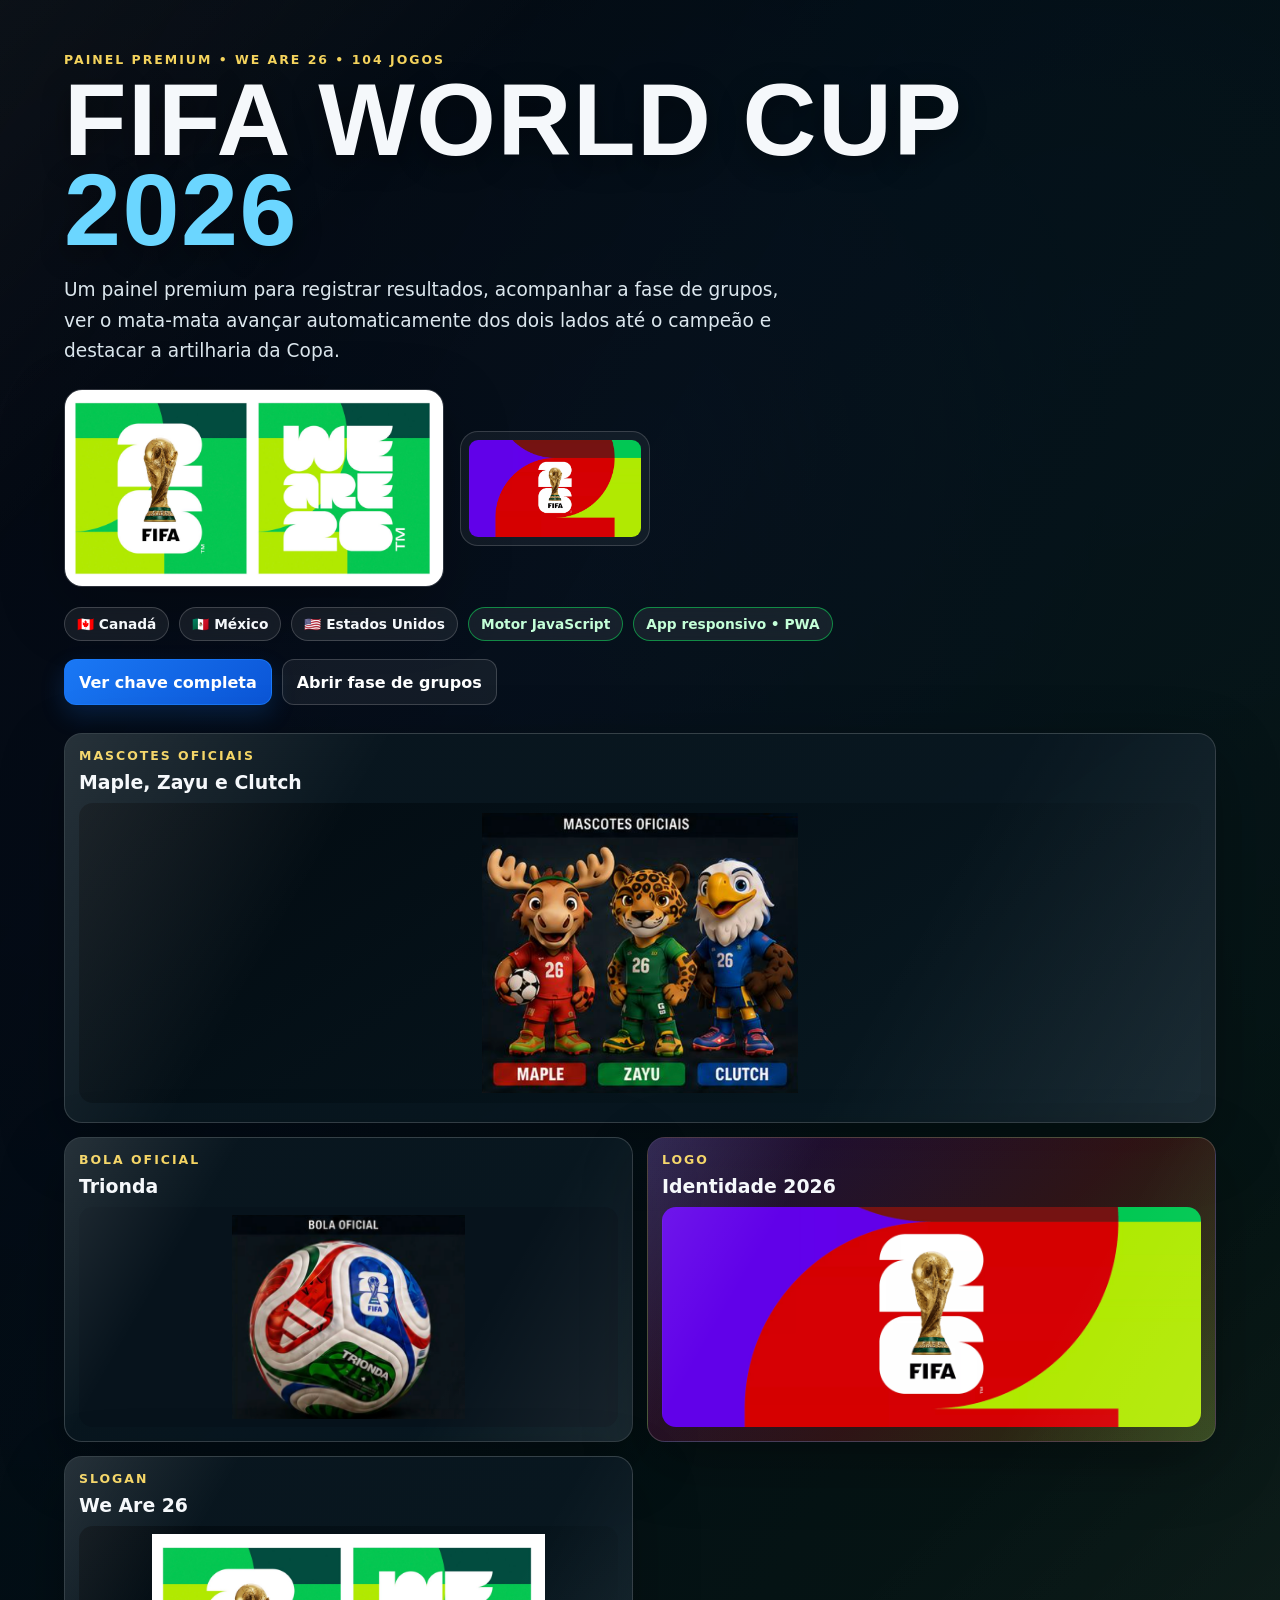
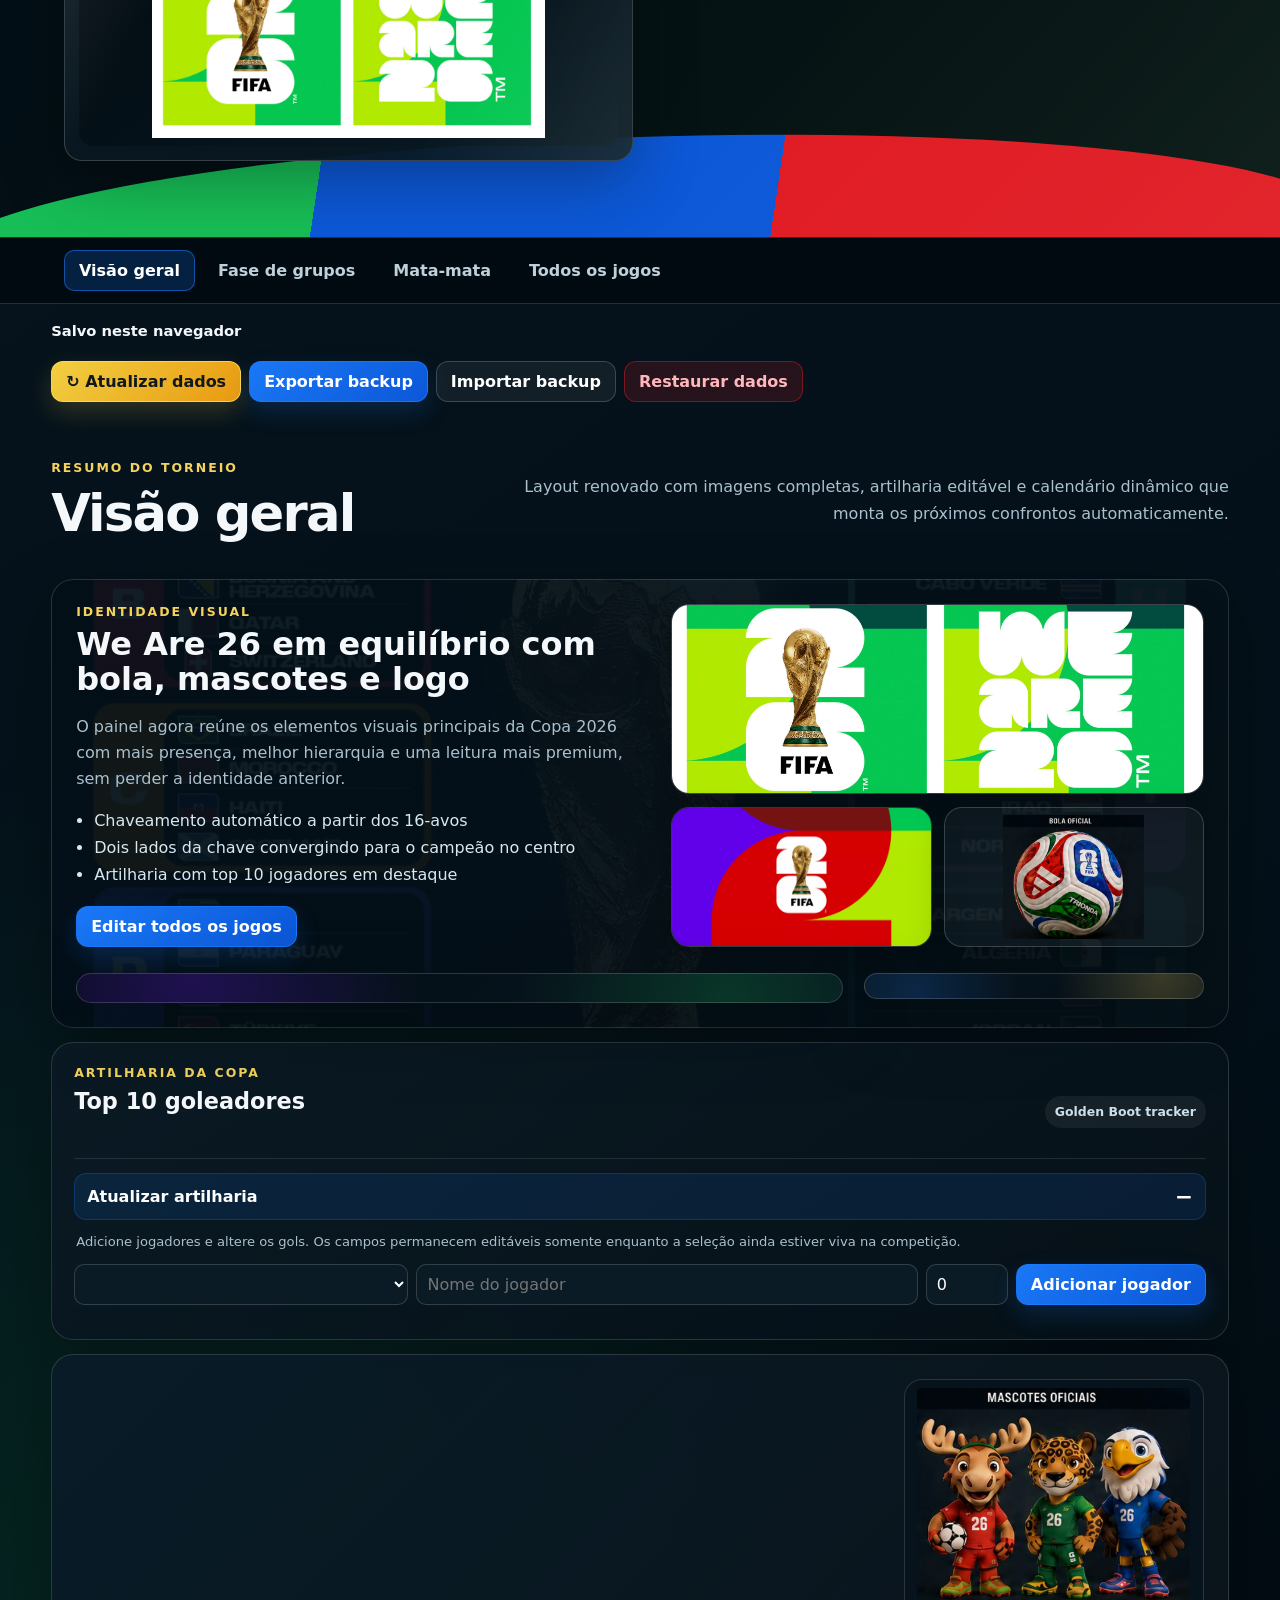
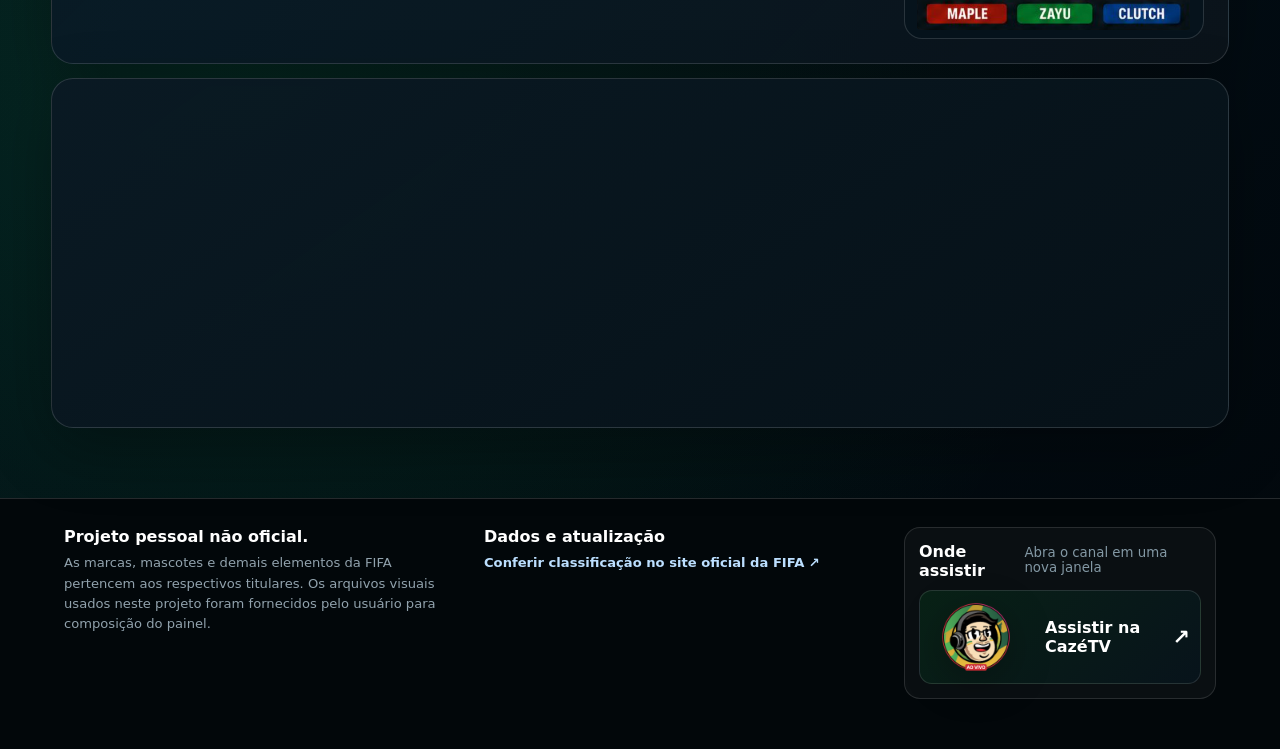
<file: index.html>
<!doctype html>
<html lang="pt-BR">
<head>
  <meta charset="utf-8" />
  <meta name="viewport" content="width=device-width, initial-scale=1" />
  <meta name="theme-color" content="#050c12" />
  <meta name="mobile-web-app-capable" content="yes" />
  <meta name="apple-mobile-web-app-capable" content="yes" />
  <meta name="apple-mobile-web-app-status-bar-style" content="black-translucent" />
  <meta name="apple-mobile-web-app-title" content="Copa 2026" />
  <meta name="description" content="Placar editável, artilharia, classificação e chaveamento premium da Copa do Mundo 2026." />
  <title>Copa 2026 — Painel Premium v6.5</title>
  <link rel="icon" href="assets/icon-192.png" type="image/png" />
  <link rel="apple-touch-icon" href="assets/icon-192.png" />
  <link rel="manifest" href="manifest.json" />
  <link rel="stylesheet" href="styles.css" />
</head>
<body>
  <header class="hero">
    <div class="hero__content">
      <p class="eyebrow">PAINEL PREMIUM • WE ARE 26 • 104 JOGOS</p>
      <h1>FIFA WORLD CUP <span>2026</span></h1>
      <p class="hero__lead">Um painel premium para registrar resultados, acompanhar a fase de grupos, ver o mata-mata avançar automaticamente dos dois lados até o campeão e destacar a artilharia da Copa.</p>
      <div class="hero__headline-row">
        <img class="hero__slogan" src="assets/we-are-26.png" alt="We Are 26" />
        <img class="hero__logo" src="assets/logo-oficial.png" alt="Logo da Copa do Mundo 2026" />
      </div>
      <div class="hero__badges">
        <span>🇨🇦 Canadá</span><span>🇲🇽 México</span><span>🇺🇸 Estados Unidos</span>
        <span id="engineBadge" class="engine-badge">Motor JavaScript</span>
        <span class="engine-badge">App responsivo • PWA</span>
      </div>
      <div class="hero__actions">
        <button class="button jump" data-go="chave">Ver chave completa</button>
        <button class="button button--ghost jump" data-go="grupos">Abrir fase de grupos</button>
      </div>
    </div>

    <div class="hero__brand-grid" aria-label="Elementos oficiais da identidade visual">
      <article class="brand-card brand-card--wide">
        <div class="brand-card__head">
          <p class="eyebrow">MASCOTES OFICIAIS</p>
          <h3>Maple, Zayu e Clutch</h3>
        </div>
        <img src="assets/mascotes-officiais.png" alt="Mascotes oficiais da Copa do Mundo 2026" />
      </article>
      <article class="brand-card brand-card--ball">
        <div class="brand-card__head">
          <p class="eyebrow">BOLA OFICIAL</p>
          <h3>Trionda</h3>
        </div>
        <img src="assets/bola-oficial.png" alt="Bola oficial da Copa do Mundo 2026" />
      </article>
      <article class="brand-card brand-card--logo-card">
        <div class="brand-card__head">
          <p class="eyebrow">LOGO</p>
          <h3>Identidade 2026</h3>
        </div>
        <img src="assets/logo-oficial.png" alt="Logo oficial da Copa do Mundo 2026" />
      </article>
      <article class="brand-card brand-card--slogan-card">
        <div class="brand-card__head">
          <p class="eyebrow">SLOGAN</p>
          <h3>We Are 26</h3>
        </div>
        <img src="assets/we-are-26.png" alt="Slogan We Are 26" />
      </article>
    </div>
  </header>

  <nav class="tabs" aria-label="Navegação principal">
    <button class="tab is-active" data-tab="painel">Visão geral</button>
    <button class="tab" data-tab="grupos">Fase de grupos</button>
    <button class="tab" data-tab="chave">Mata-mata</button>
    <button class="tab" data-tab="jogos">Todos os jogos</button>
  </nav>

  <div class="toolbar">
    <div>
      <strong id="saveStatus">Salvo neste navegador</strong>
      <small id="dataNote"></small>
    </div>
    <div class="toolbar__actions">
      <button id="updateDataBtn" class="button button--update" type="button">↻ Atualizar dados</button>
      <button id="installAppBtn" class="button button--install" type="button" hidden>Instalar app</button>
      <button id="exportBtn" class="button">Exportar backup</button>
      <label class="button button--ghost" for="importInput">Importar backup</label>
      <input id="importInput" type="file" accept="application/json" hidden />
      <button id="resetBtn" class="button button--danger">Restaurar dados</button>
    </div>
    <div id="updateStatus" class="update-status" aria-live="polite"></div>
  </div>

  <main>
    <section id="painel" class="page is-active" aria-labelledby="painelTitle">
      <div class="section-heading">
        <div><p class="eyebrow">RESUMO DO TORNEIO</p><h2 id="painelTitle">Visão geral</h2></div>
        <p>Layout renovado com imagens completas, artilharia editável e calendário dinâmico que monta os próximos confrontos automaticamente.</p>
      </div>

      <div id="stats" class="stats"></div>

      <div class="overview-grid">
        <article class="spotlight-card">
          <div class="spotlight-card__copy">
            <p class="eyebrow">IDENTIDADE VISUAL</p>
            <h3>We Are 26 em equilíbrio com bola, mascotes e logo</h3>
            <p>O painel agora reúne os elementos visuais principais da Copa 2026 com mais presença, melhor hierarquia e uma leitura mais premium, sem perder a identidade anterior.</p>
            <ul class="spotlight-list">
              <li>Chaveamento automático a partir dos 16-avos</li>
              <li>Dois lados da chave convergindo para o campeão no centro</li>
              <li>Artilharia com top 10 jogadores em destaque</li>
            </ul>
            <button class="button jump" data-go="jogos">Editar todos os jogos</button>
          </div>
          <div class="spotlight-card__media">
            <img src="assets/we-are-26.png" alt="We Are 26" />
            <div class="spotlight-card__mini-grid">
              <img src="assets/logo-oficial.png" alt="Logo da Copa" />
              <img src="assets/bola-oficial.png" alt="Bola oficial" />
            </div>
          </div>
          <div class="scorer-showcase-grid">
            <div id="scorerCarousel" class="scorer-carousel" aria-label="Carrossel principal dos artilheiros da Copa"></div>
            <div id="contenderCarousel" class="scorer-carousel scorer-carousel--mini" aria-label="Carrossel dos demais artilheiros ativos"></div>
          </div>
        </article>

        <aside class="panel-block panel-block--scorers">
          <div class="panel-header">
            <div>
              <p class="eyebrow">ARTILHARIA DA COPA</p>
              <h3>Top 10 goleadores</h3>
            </div>
            <span class="mini-note">Golden Boot tracker</span>
          </div>
          <div id="topScorers" class="top-scorers"></div>

          <details class="scorer-manager" open>
            <summary>Atualizar artilharia</summary>
            <p>Adicione jogadores e altere os gols. Os campos permanecem editáveis somente enquanto a seleção ainda estiver viva na competição.</p>
            <form id="scorerForm" class="scorer-form">
              <select id="scorerTeam" aria-label="Seleção do jogador" required></select>
              <input id="scorerName" type="text" maxlength="60" placeholder="Nome do jogador" autocomplete="off" required />
              <input id="scorerGoals" type="number" min="0" max="30" value="0" inputmode="numeric" aria-label="Gols do jogador" required />
              <button class="button" type="submit">Adicionar jogador</button>
            </form>
            <div id="scorerEditor" class="scorer-editor"></div>
          </details>
        </aside>
      </div>

      <div class="dashboard-grid">
        <article class="feature-card feature-card--summary">
          <div id="championSummary"></div>
          <div class="feature-card__stack">
            <img src="assets/mascotes-officiais.png" alt="Mascotes oficiais" />
          </div>
        </article>
        <div id="nextMatches" class="panel-block panel-block--calendar"></div>
      </div>
    </section>

    <section id="grupos" class="page" aria-labelledby="groupsTitle">
      <div class="section-heading">
        <div><p class="eyebrow">12 GRUPOS • 48 SELEÇÕES</p><h2 id="groupsTitle">Fase de grupos</h2></div>
        <p>Edite os 72 resultados. A tabela calcula jogos, vitórias, empates, derrotas, gols, saldo e pontos.</p>
      </div>
      <div id="groupsGrid" class="groups-grid"></div>
    </section>

    <section id="chave" class="page" aria-labelledby="bracketTitle">
      <div class="section-heading">
        <div><p class="eyebrow">ELIMINAÇÃO DIRETA</p><h2 id="bracketTitle">Chaveamento do mata-mata</h2></div>
        <p>A chave agora é dividida em dois lados. À esquerda e à direita, os confrontos avançam automaticamente até o campeão no centro.</p>
      </div>
      <div class="bracket-tools" aria-label="Controles de zoom do chaveamento">
        <div class="bracket-tools__group">
          <span class="zoom-icon" aria-hidden="true">🔍</span>
          <button id="zoomOutBtn" class="zoom-button" type="button" aria-label="Diminuir zoom">−</button>
          <input id="bracketZoomRange" type="range" min="40" max="700" step="5" value="100" aria-label="Zoom do chaveamento" />
          <button id="zoomInBtn" class="zoom-button" type="button" aria-label="Aumentar zoom">+</button>
          <button id="zoomResetBtn" class="zoom-button zoom-button--wide" type="button">100%</button>
          <button id="zoomFitBtn" class="zoom-button zoom-button--wide" type="button">Centralizar</button>
          <button id="printA4Btn" class="zoom-button zoom-button--print" type="button">PDF A4</button>
          <button id="printA3Btn" class="zoom-button zoom-button--print" type="button">PDF A3</button>
        </div>
        <strong id="zoomLabel">100%</strong>
        <span class="bracket-tools__hint">Use os botões, a barra ou o gesto de pinça no celular.</span>
      </div>
      <div id="bracketHScroll" class="bracket-hscroll" aria-label="Rolagem horizontal do chaveamento" tabindex="0"><div id="bracketHScrollTrack"></div></div>
      <div class="bracket-legend">
        <span><i class="legend-dot legend-dot--winner"></i> classificado</span>
        <span><i class="legend-dot legend-dot--pending"></i> aguardando resultado</span>
        <span>Se houver empate no tempo normal, informe os pênaltis entre parênteses por meio dos campos exibidos.</span>
      </div>
      <div id="bracket" class="bracket-scroll"></div>
      <div id="thirdPlace" class="third-place"></div>
    </section>

    <section id="jogos" class="page" aria-labelledby="matchesTitle">
      <div class="section-heading">
        <div><p class="eyebrow">CALENDÁRIO COMPLETO</p><h2 id="matchesTitle">Todos os jogos</h2></div>
        <p>Filtre por fase, grupo ou seleção. Os mesmos placares podem ser editados aqui.</p>
      </div>
      <div class="filters">
        <input id="matchSearch" type="search" placeholder="Buscar seleção..." autocomplete="off" />
        <select id="stageFilter">
          <option value="all">Todas as fases</option>
          <option value="GROUP">Fase de grupos</option>
          <option value="R32">16-avos / Rodada de 32</option>
          <option value="R16">Oitavas de final</option>
          <option value="QF">Quartas de final</option>
          <option value="SF">Semifinais</option>
          <option value="THIRD">Terceiro lugar</option>
          <option value="FINAL">Final</option>
        </select>
      </div>
      <div id="matchesList" class="matches-list"></div>
    </section>
  </main>

  <section id="printPoster" class="print-poster" aria-hidden="true"></section>

  <footer>
    <div>
      <strong>Projeto pessoal não oficial.</strong>
      <p>As marcas, mascotes e demais elementos da FIFA pertencem aos respectivos titulares. Os arquivos visuais usados neste projeto foram fornecidos pelo usuário para composição do painel.</p>
    </div>
    <div>
      <strong>Dados e atualização</strong>
      <p id="sourceLabel"></p>
      <p><a class="official-source-link" href="https://www.fifa.com/pt/tournaments/mens/worldcup/canadamexicousa2026/standings" target="_blank" rel="noopener noreferrer">Conferir classificação no site oficial da FIFA ↗</a></p>
    </div>
    <div class="watch-card">
      <div class="watch-card__heading">
        <span>Onde assistir</span>
        <small>Abra o canal em uma nova janela</small>
      </div>
      <a class="cazetv-link" href="https://www.youtube.com/cazetv" target="_blank" rel="noopener noreferrer" aria-label="Abrir CazéTV no YouTube">
        <img src="assets/cazetv-logo.png" alt="CazéTV ao vivo" />
        <span>Assistir na CazéTV</span>
        <strong>↗</strong>
      </a>
    </div>
  </footer>

  <dialog id="goalDialog" class="goal-dialog" aria-labelledby="goalDialogTitle">
    <form method="dialog" class="goal-dialog__shell">
      <header class="goal-dialog__head">
        <div>
          <p class="eyebrow">DETALHES DA PARTIDA</p>
          <h3 id="goalDialogTitle">Editar autores dos gols</h3>
          <p id="goalDialogMatch"></p>
        </div>
        <button class="dialog-close" value="cancel" aria-label="Fechar">×</button>
      </header>
      <div class="goal-dialog__body">
        <div class="goal-dialog__form">
          <select id="goalTeam" aria-label="Seleção do gol"></select>
          <input id="goalPlayer" type="text" maxlength="60" placeholder="Jogador" autocomplete="off" />
          <input id="goalMinute" type="text" maxlength="8" placeholder="Minuto, ex.: 90+2" autocomplete="off" />
          <button id="addGoalEventBtn" class="button" type="button">Adicionar gol</button>
        </div>
        <p class="goal-dialog__help">Depois de cadastrar, passe o mouse sobre a seleção no quadro. No celular ou tablet, toque sobre o time.</p>
        <div id="goalEventList" class="goal-event-list"></div>
      </div>
    </form>
  </dialog>

  <script src="data/data.js"></script>
  <script src="app.js"></script>
</body>
</html>
</file>
<file: styles.css>
:root {
  --bg: #041018;
  --bg-2: #081723;
  --panel: rgba(8, 21, 31, 0.95);
  --panel-soft: rgba(13, 32, 44, 0.94);
  --panel-glass: rgba(255,255,255,0.06);
  --text: #f5f8fb;
  --muted: #aac0cd;
  --line: rgba(255,255,255,0.14);
  --line-strong: rgba(255,255,255,0.24);
  --blue: #1b7dff;
  --red: #ec1c24;
  --green: #11cb57;
  --green-2: #c0f200;
  --purple: #7218ff;
  --gold: #f4d35d;
  --pink: #efb2cf;
  --shadow: 0 20px 65px rgba(0,0,0,.30);
  --radius: 22px;
}

* { box-sizing: border-box; }
html { scroll-behavior: smooth; }
body {
  margin: 0;
  min-height: 100vh;
  color: var(--text);
  font-family: Inter, ui-sans-serif, system-ui, -apple-system, BlinkMacSystemFont, "Segoe UI", sans-serif;
  background:
    radial-gradient(circle at 8% 15%, rgba(114,24,255,.28), transparent 28%),
    radial-gradient(circle at 85% 8%, rgba(27,125,255,.22), transparent 26%),
    radial-gradient(circle at 18% 82%, rgba(17,203,87,.13), transparent 26%),
    linear-gradient(145deg, #02080d 0%, #06131c 35%, #031019 70%, #02070b 100%);
}
body::before {
  content: "";
  position: fixed;
  inset: 0;
  pointer-events: none;
  background:
    linear-gradient(rgba(255,255,255,0.025) 1px, transparent 1px),
    linear-gradient(90deg, rgba(255,255,255,0.025) 1px, transparent 1px);
  background-size: 34px 34px;
  opacity: .15;
  z-index: -2;
}
body::after {
  content: "";
  position: fixed;
  inset: 0;
  pointer-events: none;
  background: radial-gradient(circle at 50% 50%, rgba(255,255,255,.06), transparent 62%);
  z-index: -3;
}
button, input, select { font: inherit; }
button { cursor: pointer; }
img { display: block; max-width: 100%; }

.hero {
  position: relative;
  overflow: hidden;
  display: grid;
  grid-template-columns: minmax(0, 1.08fr) minmax(360px, .92fr);
  gap: 28px;
  padding: 52px clamp(22px, 5vw, 74px) 76px;
  border-bottom: 1px solid var(--line);
  background:
    linear-gradient(120deg, rgba(2,8,13,.95) 0%, rgba(3,14,21,.88) 40%, rgba(8,24,18,.88) 100%);
}
.hero::before {
  content: "";
  position: absolute;
  inset: auto -5% -110px -5%;
  height: 210px;
  border-radius: 52% 48% 0 0;
  background: linear-gradient(100deg, #18c75a 0 27%, #0d5ce2 27% 59%, #ec1c24 59% 100%);
  opacity: .95;
  transform: rotate(-1.5deg);
}
.hero::after {
  content: "";
  position: absolute;
  inset: 0;
  background: linear-gradient(135deg, rgba(255,255,255,.04), transparent 18%, transparent 78%, rgba(255,255,255,.04));
  pointer-events: none;
}
.hero__content, .hero__brand-grid { position: relative; z-index: 1; }
.eyebrow {
  margin: 0 0 8px;
  color: var(--gold);
  font-size: .78rem;
  font-weight: 900;
  letter-spacing: .16em;
  text-transform: uppercase;
}
.hero h1 {
  margin: 0;
  font-family: Impact, Haettenschweiler, "Arial Narrow Bold", sans-serif;
  font-size: clamp(3.6rem, 8vw, 7.6rem);
  line-height: .88;
  letter-spacing: .015em;
  text-transform: uppercase;
  text-shadow: 0 8px 28px rgba(0,0,0,.45);
}
.hero h1 span {
  display: inline-block;
  color: #6bd6ff;
}
.hero__lead {
  max-width: 720px;
  margin: 20px 0 22px;
  color: #dce7ee;
  font-size: clamp(1rem, 1.5vw, 1.16rem);
  line-height: 1.65;
}
.hero__headline-row {
  display: flex;
  flex-wrap: wrap;
  align-items: center;
  gap: 16px;
  margin-bottom: 20px;
}
.hero__slogan {
  width: min(100%, 380px);
  border-radius: 18px;
  border: 1px solid rgba(255,255,255,.16);
  box-shadow: var(--shadow);
}
.hero__logo {
  width: 190px;
  border-radius: 18px;
  border: 1px solid rgba(255,255,255,.16);
  background: rgba(255,255,255,.05);
  padding: 8px;
}
.hero__badges, .hero__actions {
  display: flex;
  flex-wrap: wrap;
  gap: 10px;
}
.hero__badges { margin-bottom: 18px; }
.hero__badges span {
  border: 1px solid rgba(255,255,255,.18);
  background: rgba(255,255,255,.07);
  border-radius: 999px;
  padding: 8px 12px;
  font-size: .86rem;
  font-weight: 800;
  backdrop-filter: blur(8px);
}
.hero__badges .engine-badge { border-color: rgba(17,203,87,.62); color: #c4ffd8; }
.hero__actions .button { min-height: 46px; }

.hero__brand-grid {
  display: grid;
  grid-template-columns: repeat(2, minmax(0, 1fr));
  gap: 14px;
  align-content: start;
}
.brand-card {
  position: relative;
  overflow: hidden;
  border-radius: 18px;
  border: 1px solid rgba(255,255,255,.18);
  background: linear-gradient(145deg, rgba(9,22,31,.98), rgba(8,25,34,.92));
  box-shadow: var(--shadow);
  padding: 14px;
  min-height: 228px;
  animation: floatCard 8s ease-in-out infinite;
}
.brand-card:nth-child(2) { animation-delay: .8s; }
.brand-card:nth-child(3) { animation-delay: 1.6s; }
.brand-card:nth-child(4) { animation-delay: 2.4s; }
@keyframes floatCard {
  0%, 100% { transform: translateY(0); }
  50% { transform: translateY(-6px); }
}
.brand-card::before {
  content: "";
  position: absolute;
  inset: -1px;
  background: linear-gradient(120deg, rgba(255,255,255,.12), transparent 24%, transparent 70%, rgba(255,255,255,.08));
  pointer-events: none;
}
.brand-card__head h3 { margin: 0; font-size: 1.18rem; }
.brand-card__head { margin-bottom: 10px; }
.brand-card img { width: 100%; height: 150px; object-fit: cover; border-radius: 14px; }
.brand-card--wide { grid-column: 1 / -1; min-height: 286px; }
.brand-card--wide img { height: 185px; object-fit: cover; object-position: center top; }
.brand-card--logo-card { background: linear-gradient(135deg, rgba(119,20,255,.18) 0%, rgba(236,28,36,.18) 56%, rgba(185,238,2,.18) 100%); }
.brand-card--logo-card img { object-fit: cover; object-position: center; background: linear-gradient(135deg, #7714ff 0%, #ec1c24 56%, #b9ee02 100%); padding: 0; }
.brand-card--slogan-card img { object-fit: cover; }
.brand-card--ball img { object-fit: contain; background: #07131c; }

.tabs {
  position: sticky;
  top: 0;
  z-index: 20;
  display: flex;
  overflow-x: auto;
  gap: 8px;
  padding: 12px clamp(18px, 5vw, 76px);
  background: rgba(2, 11, 17, .9);
  border-bottom: 1px solid var(--line);
  backdrop-filter: blur(18px);
}
.tab {
  white-space: nowrap;
  color: #bfd0da;
  background: transparent;
  border: 1px solid transparent;
  border-radius: 10px;
  padding: 10px 14px;
  font-weight: 850;
}
.tab:hover { color: #fff; background: rgba(255,255,255,.06); }
.tab.is-active {
  color: #fff;
  border-color: rgba(27,125,255,.55);
  background: rgba(27,125,255,.2);
}

.toolbar {
  max-width: 1680px;
  margin: 18px auto 0;
  padding: 0 clamp(18px, 4vw, 58px);
  display: flex;
  align-items: center;
  justify-content: space-between;
  gap: 18px;
}
.toolbar strong { display: block; font-size: .92rem; }
.toolbar small { display: block; margin-top: 4px; color: var(--muted); }
.toolbar__actions { display: flex; flex-wrap: wrap; gap: 8px; }
.button {
  border: 1px solid rgba(27,125,255,.72);
  background: linear-gradient(135deg, rgba(27,125,255,.96), rgba(12,93,232,.92));
  color: #fff;
  border-radius: 12px;
  padding: 10px 14px;
  font-weight: 850;
  box-shadow: 0 10px 24px rgba(27,125,255,.18);
  transition: transform .18s ease, filter .18s ease, background .18s ease;
}
.button:hover { filter: brightness(1.08); transform: translateY(-1px); }
.button--ghost { background: rgba(255,255,255,.06); border-color: rgba(255,255,255,.18); box-shadow: none; }
.button--danger { background: rgba(236,28,36,.14); border-color: rgba(236,28,36,.45); color: #ffb7bb; box-shadow: none; }

main { max-width: 1680px; margin: 0 auto; padding: 26px clamp(18px, 4vw, 58px) 70px; }
.page { display: none; animation: fade .25s ease; }
.page.is-active { display: block; }
@keyframes fade { from { opacity: .35; transform: translateY(4px);} to {opacity:1; transform:none;} }
.section-heading {
  display: flex;
  justify-content: space-between;
  align-items: end;
  gap: 24px;
  margin: 12px 0 22px;
}
.section-heading h2 { margin: 0; font-size: clamp(2rem, 4vw, 3.4rem); letter-spacing: -.035em; }
.section-heading > p { max-width: 720px; color: var(--muted); line-height: 1.65; text-align: right; }

.stats { display: grid; grid-template-columns: repeat(5, minmax(0,1fr)); gap: 12px; }
.stat-card {
  min-height: 128px;
  padding: 18px;
  border: 1px solid var(--line);
  border-radius: var(--radius);
  background: linear-gradient(145deg, rgba(12,31,42,.98), rgba(5,16,24,.97));
  box-shadow: var(--shadow);
}
.stat-card span { display:block; color: var(--muted); font-size: .78rem; font-weight: 850; text-transform: uppercase; letter-spacing: .08em; }
.stat-card strong { display:block; margin-top: 14px; font-size: clamp(1.5rem, 3vw, 2.5rem); }
.stat-card small { color: #b7c8d1; }
.stat-card--accent { border-color: rgba(244,211,93,.42); background: linear-gradient(145deg, rgba(98,80,10,.34), rgba(9,22,30,.96)); }

.overview-grid { display: grid; grid-template-columns: 1.15fr .85fr; gap: 14px; margin-top: 14px; }
.spotlight-card {
  display: grid;
  grid-template-columns: 1.04fr .96fr;
  gap: 18px;
  min-height: 360px;
  padding: 24px;
  border-radius: var(--radius);
  border: 1px solid var(--line);
  background:
    linear-gradient(145deg, rgba(6,24,34,.98), rgba(8,20,26,.95)),
    url("assets/copa-groups-background.png") center/cover;
  box-shadow: var(--shadow);
}
.spotlight-card__copy h3 { margin: 0 0 12px; font-size: clamp(1.7rem, 2.5vw, 2.5rem); line-height: 1.1; }
.spotlight-card__copy p:not(.eyebrow) { color: var(--muted); line-height: 1.65; }
.spotlight-list { margin: 18px 0 22px; padding-left: 18px; color: #d8e8f1; display: grid; gap: 8px; }
.spotlight-card__media {
  display: grid;
  grid-template-rows: 1fr auto;
  gap: 12px;
  align-items: stretch;
}
.spotlight-card__media > img,
.spotlight-card__mini-grid img {
  width: 100%;
  border-radius: 18px;
  border: 1px solid rgba(255,255,255,.18);
  box-shadow: 0 14px 35px rgba(0,0,0,.24);
}
.spotlight-card__media > img { height: 190px; object-fit: cover; }
.spotlight-card__mini-grid {
  display: grid;
  grid-template-columns: 1fr 1fr;
  gap: 12px;
}
.spotlight-card__mini-grid img { height: 140px; object-fit: cover; background: rgba(255,255,255,.04); }

.panel-block {
  padding: 22px;
  border: 1px solid var(--line);
  border-radius: var(--radius);
  background: linear-gradient(145deg, rgba(10,26,36,.98), rgba(6,17,24,.96));
  box-shadow: var(--shadow);
}
.panel-block--scorers { display: flex; flex-direction: column; }
.panel-header {
  display: flex;
  justify-content: space-between;
  align-items: end;
  gap: 14px;
  margin-bottom: 14px;
}
.panel-header h3 { margin: 0; font-size: 1.6rem; }
.mini-note {
  display: inline-flex;
  align-items: center;
  justify-content: center;
  min-height: 32px;
  padding: 6px 10px;
  border-radius: 999px;
  background: rgba(255,255,255,.06);
  color: #cce0eb;
  font-size: .78rem;
  font-weight: 800;
}
.top-scorers { display: grid; gap: 9px; }
.scorer-row {
  display: grid;
  grid-template-columns: 44px minmax(0, 1fr) auto;
  gap: 12px;
  align-items: center;
  padding: 10px 12px;
  border: 1px solid rgba(255,255,255,.08);
  border-radius: 14px;
  background: rgba(255,255,255,.04);
}
.scorer-row--leader {
  border-color: rgba(244,211,93,.42);
  background: linear-gradient(90deg, rgba(244,211,93,.12), rgba(255,255,255,.04));
}
.scorer-rank {
  display: grid;
  place-items: center;
  width: 44px;
  height: 44px;
  border-radius: 12px;
  font-weight: 900;
  background: rgba(255,255,255,.08);
}
.scorer-info { min-width: 0; }
.scorer-name {
  display: flex;
  align-items: center;
  gap: 8px;
  font-size: .98rem;
  font-weight: 900;
}
.scorer-name .flag { font-size: 1.18rem; }
.scorer-team { color: var(--muted); font-size: .78rem; margin-top: 3px; }
.scorer-assists { margin-top: 4px; color: #dff7e8; font-size: .74rem; font-weight: 800; }
.scorer-assists strong { color: #f4d35d; }
.scorer-goals {
  display: inline-flex;
  align-items: center;
  gap: 8px;
  padding: 8px 10px;
  border-radius: 999px;
  background: rgba(17,203,87,.16);
  color: #d6ffe6;
  font-weight: 900;
}
.scorer-goals strong { font-size: 1.1rem; }

.dashboard-grid { display: grid; grid-template-columns: 1.05fr .95fr; gap: 14px; margin-top: 14px; }
.feature-card {
  min-height: 290px;
  display: grid;
  grid-template-columns: 1fr 300px;
  gap: 18px;
  align-items: center;
  padding: 24px;
  border-radius: var(--radius);
  border: 1px solid var(--line);
  overflow: hidden;
  background: linear-gradient(135deg, rgba(8,28,40,.98), rgba(11,20,27,.95));
  box-shadow: var(--shadow);
}
.feature-card__stack img {
  width: 100%;
  height: 210px;
  object-fit: cover;
  border-radius: 18px;
  border: 1px solid rgba(255,255,255,.14);
}
.champion-summary__title { margin: 0 0 12px; font-size: clamp(1.8rem, 3vw, 2.8rem); }
.champion-summary__lead { color: var(--muted); line-height: 1.62; margin-bottom: 18px; }
.champion-status {
  display: inline-flex;
  align-items: center;
  gap: 10px;
  padding: 10px 12px;
  border-radius: 14px;
  background: rgba(255,255,255,.06);
  margin-bottom: 16px;
  font-weight: 800;
}
.champion-badge {
  display: inline-flex;
  align-items: center;
  gap: 8px;
  padding: 12px 16px;
  border-radius: 16px;
  border: 1px solid rgba(244,211,93,.38);
  background: linear-gradient(135deg, rgba(244,211,93,.18), rgba(255,255,255,.04));
  font-size: 1.25rem;
  font-weight: 900;
}
.next-grid { display:grid; grid-template-columns: repeat(2, minmax(0, 1fr)); gap:10px; }
.panel-block h3 { margin: 0 0 14px; font-size: 1.4rem; }

.groups-grid { display:grid; grid-template-columns: repeat(3, minmax(0,1fr)); gap: 14px; }
.group-card {
  overflow:hidden;
  border:1px solid var(--line);
  border-radius:var(--radius);
  background:linear-gradient(145deg, rgba(9,25,35,.97), rgba(6,17,24,.95));
  box-shadow:var(--shadow);
}
.group-card__head {
  display:flex;
  align-items:center;
  gap:12px;
  padding:14px 16px;
  background:linear-gradient(90deg, var(--group-color), rgba(255,255,255,.035) 54%);
  border-bottom:1px solid var(--line);
}
.group-letter {
  width:50px; height:50px; display:grid; place-items:center;
  border-radius:10px; background:rgba(0,0,0,.4);
  font-family:Impact, sans-serif; font-size:2rem;
  border:1px solid rgba(255,255,255,.22);
}
.group-card__head h3 { margin:0; font-size:1.25rem; }
.group-card__head small { color:#d0d9df; }
.standings-wrap { overflow-x:auto; }
.standings { width:100%; border-collapse:collapse; font-size:.79rem; }
.standings th, .standings td { padding:8px 6px; border-bottom:1px solid rgba(255,255,255,.08); text-align:center; }
.standings th { color:#9fb0bb; font-size:.68rem; text-transform:uppercase; }
.standings th:nth-child(2), .standings td:nth-child(2) { text-align:left; min-width:125px; }
.standings tr.qualifier { background:rgba(17,203,87,.08); }
.standings tr.third { background:rgba(244,211,93,.08); }
.pos { color:var(--muted); font-weight:900; }
.team-label { display:flex; align-items:center; gap:7px; min-width:0; }
.team-label .flag { font-size:1.28rem; flex:0 0 auto; }
.team-label .name { overflow:hidden; text-overflow:ellipsis; white-space:nowrap; }
.group-matches { padding: 10px; display:grid; gap:8px; }
.group-match {
  padding:10px;
  border:1px solid rgba(255,255,255,.09);
  border-radius:11px;
  background:rgba(255,255,255,.035);
}
.group-match__date { margin-bottom:7px; color:#95a6b1; font-size:.68rem; font-weight:800; text-transform:uppercase; }
.score-line { display:grid; grid-template-columns:minmax(0,1fr) 44px 14px 44px minmax(0,1fr); align-items:center; gap:5px; }
.score-line .team-label:last-child { justify-content:flex-end; text-align:right; }
.score-input, .penalty-input {
  width:100%; height:36px; text-align:center;
  color:#061018; background:#f7f8f9;
  border:2px solid transparent; border-radius:8px;
  font-weight:950; outline:none;
}
.score-input:focus, .penalty-input:focus { border-color:var(--blue); box-shadow:0 0 0 3px rgba(27,125,255,.16); }
.score-sep { text-align:center; color:#91a0aa; font-weight:900; }

.bracket-legend {
  display:flex; flex-wrap:wrap; gap:14px 22px; align-items:center;
  margin-bottom:14px; padding:12px 14px; border:1px solid var(--line); border-radius:12px;
  color:#b9c5cd; background:rgba(255,255,255,.035); font-size:.82rem;
}
.legend-dot { display:inline-block; width:9px; height:9px; border-radius:50%; margin-right:5px; }
.legend-dot--winner { background:var(--green); box-shadow:0 0 0 3px rgba(17,203,87,.17); }
.legend-dot--pending { background:#647783; }
.bracket-scroll {
  overflow-x:auto;
  padding: 5px 4px 24px;
  scrollbar-color: var(--blue) rgba(255,255,255,.06);
}
.bracket-premium {
  min-width: 1680px;
  display: grid;
  grid-template-columns: minmax(0, 1fr) 340px minmax(0, 1fr);
  gap: 18px;
  padding: 18px;
  border: 1px solid var(--line);
  border-radius: var(--radius);
  background:
    linear-gradient(rgba(5,12,18,.95), rgba(5,12,18,.98)),
    url("assets/copa-groups-background.png") center/cover fixed;
  box-shadow: var(--shadow);
}
.bracket-half {
  display: grid;
  grid-template-columns: repeat(4, minmax(210px, 1fr));
  gap: 14px;
  align-items: stretch;
}
.bracket-half--right { grid-template-columns: repeat(4, minmax(210px, 1fr)); }
.round-column {
  display: flex;
  flex-direction: column;
  gap: 12px;
}
.round-column--space-r32 { justify-content: space-between; min-height: 1280px; }
.round-column--space-r16 { justify-content: space-around; min-height: 1280px; }
.round-column--space-qf { justify-content: space-evenly; min-height: 1280px; }
.round-column--space-sf { justify-content: center; min-height: 1280px; }
.round-title {
  position: sticky;
  top: 66px;
  z-index: 4;
  padding: 10px 12px;
  border-radius: 10px;
  text-align:center;
  text-transform:uppercase;
  letter-spacing:.08em;
  font-size:.76rem;
  font-weight:950;
  background:#0f2635;
  border:1px solid var(--line);
  box-shadow:0 8px 18px rgba(0,0,0,.22);
}
.knockout-card {
  position:relative;
  border:1px solid rgba(255,255,255,.3);
  border-radius:13px;
  overflow:visible;
  background:rgba(9,23,32,.97);
  box-shadow:0 12px 25px rgba(0,0,0,.28);
}
.knockout-card__meta {
  padding:8px 10px; display:flex; justify-content:space-between; gap:8px;
  color:#d8e0e4; background:rgba(255,255,255,.08); border-bottom:1px solid rgba(255,255,255,.13);
  font-size:.69rem; font-weight:900;
}
.ko-team-row {
  display:grid; grid-template-columns:minmax(0,1fr) 43px; gap:8px; align-items:center;
  min-height:48px; padding:6px 8px; border-bottom:1px solid rgba(255,255,255,.09);
}
.ko-team-row.is-winner { background:linear-gradient(90deg, rgba(17,203,87,.3), rgba(17,203,87,.06)); }
.ko-team-row.is-loser { opacity:.58; }
.ko-team-row.is-pending .team-label { color:#83939e; font-style:italic; }
.penalties {
  display:grid; grid-template-columns:1fr 14px 1fr; gap:6px; align-items:center;
  padding:8px 10px; background:rgba(239,178,207,.12); border-bottom:1px solid rgba(255,255,255,.08);
}
.penalties label { display:grid; grid-template-columns:1fr 42px; gap:6px; align-items:center; color:#d5c3cd; font-size:.68rem; }
.penalties label:nth-child(3) { grid-template-columns:42px 1fr; }
.penalties label:nth-child(3) span { order:2; text-align:right; }
.penalty-input { height:32px; }
.ko-note { padding:7px 10px; color:#aebbc5; font-size:.69rem; }

.bracket-center {
  position: relative;
  display: flex;
  flex-direction: column;
  justify-content: center;
  gap: 14px;
  min-height: 1280px;
}
.bracket-center::before,
.bracket-center::after {
  content: "";
  position: absolute;
  top: 50%;
  width: 24px;
  height: 2px;
  background: rgba(255,255,255,.32);
}
.bracket-center::before { left: -12px; }
.bracket-center::after { right: -12px; }
.final-showcase {
  border-radius: 20px;
  border: 1px solid rgba(255,255,255,.22);
  background: linear-gradient(145deg, rgba(8,23,34,.98), rgba(10,26,32,.95));
  box-shadow: var(--shadow);
  overflow: hidden;
}
.final-showcase__head {
  padding: 16px;
  background: linear-gradient(135deg, rgba(114,24,255,.28), rgba(17,203,87,.15));
  border-bottom: 1px solid rgba(255,255,255,.12);
  text-align: center;
}
.final-showcase__head h3 { margin: 0; font-size: 1.35rem; }
.final-showcase__head p { margin: 6px 0 0; color: #d6e6ee; }
.final-showcase__body { padding: 16px; display: grid; gap: 12px; }
.final-logo {
  width: 100%;
  border-radius: 16px;
  border: 1px solid rgba(255,255,255,.12);
}
.champion-card {
  padding: 14px;
  border-radius: 16px;
  border: 1px solid rgba(244,211,93,.35);
  background: linear-gradient(135deg, rgba(244,211,93,.16), rgba(255,255,255,.04));
}
.champion-card h4 { margin: 0 0 8px; font-size: 1.12rem; }
.champion-card__name { font-size: 1.3rem; font-weight: 950; display: flex; gap: 8px; align-items: center; }
.champion-card__sub { margin-top: 6px; color: #cfe1e9; font-size: .86rem; }
.third-place { margin-top:14px; max-width:540px; }
.third-place h3 { margin:0 0 10px; }

.filters { display:flex; gap:10px; margin-bottom:14px; }
.filters input, .filters select {
  min-height:45px; border-radius:10px; border:1px solid var(--line); background:#0b1b25; color:#fff; padding:0 13px; outline:none;
}
.filters input { flex:1; }
.filters select { min-width:240px; }
.filters input:focus, .filters select:focus { border-color:var(--blue); }
.matches-list { display:grid; gap:9px; }
.match-list-row {
  display:grid; grid-template-columns:160px 130px minmax(0,1fr) minmax(0,1fr) 100px; gap:10px; align-items:center;
  padding:11px 13px; border:1px solid var(--line); border-radius:12px; background:var(--panel);
}
.match-list-row__date { color:#aebbc5; font-size:.78rem; font-weight:850; }
.stage-pill { justify-self:start; padding:6px 8px; border-radius:999px; background:rgba(27,125,255,.14); color:#bfe0ff; font-size:.7rem; font-weight:900; }
.match-list-row .team-label:nth-of-type(2) { justify-content:flex-end; }
.match-list-score { display:grid; grid-template-columns:42px 12px 42px; gap:4px; align-items:center; }
.match-list-score .score-input { height:34px; }
.match-list-pen { grid-column:3 / 6; display:flex; justify-content:flex-end; gap:8px; align-items:center; color:#c3a9b5; font-size:.72rem; }
.match-list-pen .penalty-input { width:43px; }
.empty-state { padding:32px; text-align:center; color:var(--muted); border:1px dashed var(--line); border-radius:14px; }

.mini-match {
  padding:12px; border:1px solid rgba(255,255,255,.1); border-radius:12px; background:rgba(255,255,255,.035);
}
.mini-match__meta { display:flex; justify-content:space-between; gap:8px; margin-bottom:9px; color:#99aab5; font-size:.7rem; font-weight:800; }
.mini-match__teams { display:grid; gap:6px; }
.mini-match__team { display:flex; justify-content:space-between; align-items:center; gap:8px; }
.mini-match__team strong { font-size:1.08rem; }

footer {
  display:grid; grid-template-columns:1fr 1fr; gap:30px;
  padding:28px clamp(20px, 5vw, 78px) 50px;
  border-top:1px solid var(--line); background:#02070a; color:#91a2ad;
}
footer strong { color:#fff; }
footer p { margin:.45rem 0 0; line-height:1.55; font-size:.82rem; }

@media (max-width: 1380px) {
  .hero { grid-template-columns: 1fr; }
  .stats { grid-template-columns: repeat(3,1fr); }
  .overview-grid, .dashboard-grid { grid-template-columns: 1fr; }
  .groups-grid { grid-template-columns:repeat(2,1fr); }
}
@media (max-width: 900px) {
  .hero__brand-grid, .spotlight-card, .feature-card { grid-template-columns: 1fr; }
  .brand-card--wide { grid-column: auto; }
  .spotlight-card__media > img { height: 170px; }
  .spotlight-card__mini-grid img { height: 120px; }
  .stats { grid-template-columns: 1fr 1fr; }
  .next-grid { grid-template-columns: 1fr; }
}
@media (max-width: 760px) {
  .hero { padding:38px 20px 78px; }
  .hero h1 { font-size:clamp(3rem, 18vw, 5.5rem); }
  .toolbar { align-items:flex-start; flex-direction:column; }
  .section-heading { align-items:flex-start; flex-direction:column; }
  .section-heading > p { margin:0; text-align:left; }
  .stats, .groups-grid { grid-template-columns:1fr; }
  .filters { flex-direction:column; }
  .filters select { min-width:0; }
  .match-list-row { grid-template-columns:1fr auto; }
  .match-list-row .team-label { grid-column:1; }
  .match-list-row .team-label:nth-of-type(2) { justify-content:flex-start; }
  .match-list-score { grid-column:2; grid-row:2 / span 2; }
  .match-list-pen { grid-column:1 / -1; }
  footer { grid-template-columns:1fr; }
}

/* Atualização v3 — imagens completas, artilharia editável e agenda dinâmica */
.brand-card img {
  height: 220px;
  object-fit: contain;
  object-position: center;
  padding: 8px;
  background: linear-gradient(145deg, rgba(2,10,16,.98), rgba(9,27,36,.95));
}
.brand-card--wide { min-height: 390px; }
.brand-card--wide img {
  height: 300px;
  object-fit: contain;
  object-position: center;
  padding: 10px;
}
.brand-card--ball img {
  height: 220px;
  object-fit: contain;
  object-position: center;
  padding: 8px;
  background: #07131c;
}
.spotlight-card__mini-grid img {
  object-fit: contain;
  object-position: center;
  padding: 7px;
}
.feature-card__stack img {
  height: 260px;
  object-fit: contain;
  object-position: center;
  padding: 8px;
  background: #06131c;
}

.scorer-manager {
  margin-top: 16px;
  border-top: 1px solid rgba(255,255,255,.11);
  padding-top: 14px;
}
.scorer-manager summary {
  cursor: pointer;
  color: #fff;
  font-weight: 900;
  list-style: none;
  display: flex;
  align-items: center;
  justify-content: space-between;
  gap: 12px;
  padding: 10px 12px;
  border-radius: 12px;
  background: rgba(27,125,255,.12);
  border: 1px solid rgba(27,125,255,.24);
}
.scorer-manager summary::-webkit-details-marker { display: none; }
.scorer-manager summary::after { content: "+"; font-size: 1.35rem; }
.scorer-manager[open] summary::after { content: "−"; }
.scorer-manager > p {
  margin: 12px 2px;
  color: var(--muted);
  font-size: .82rem;
  line-height: 1.55;
}
.scorer-form {
  display: grid;
  grid-template-columns: minmax(155px,.8fr) minmax(170px,1.2fr) 82px auto;
  gap: 8px;
  margin-bottom: 12px;
}
.scorer-form select,
.scorer-form input,
.scorer-editor-row input {
  min-height: 40px;
  min-width: 0;
  border-radius: 10px;
  border: 1px solid rgba(255,255,255,.16);
  background: #0a1b25;
  color: #fff;
  padding: 0 10px;
  outline: none;
}
.scorer-form select:focus,
.scorer-form input:focus,
.scorer-editor-row input:focus {
  border-color: var(--blue);
  box-shadow: 0 0 0 3px rgba(27,125,255,.15);
}
.scorer-form :disabled,
.scorer-editor-row input:disabled,
.scorer-remove:disabled {
  cursor: not-allowed;
  opacity: .52;
}
.scorer-editor {
  display: grid;
  gap: 8px;
  max-height: 430px;
  overflow: auto;
  padding-right: 3px;
  scrollbar-color: var(--blue) rgba(255,255,255,.05);
}
.scorer-editor-row {
  display: grid;
  grid-template-columns: minmax(130px,.9fr) minmax(165px,1.2fr) 78px 78px 36px;
  gap: 8px;
  align-items: end;
  padding: 10px;
  border-radius: 13px;
  border: 1px solid rgba(255,255,255,.08);
  background: rgba(255,255,255,.035);
}
.scorer-editor-row.is-editable {
  border-color: rgba(17,203,87,.2);
}
.scorer-editor-row.is-locked {
  background: rgba(255,255,255,.02);
}
.scorer-editor-team {
  min-height: 40px;
  display: flex;
  align-items: center;
  gap: 8px;
  min-width: 0;
}
.scorer-editor-team span { font-size: 1.25rem; }
.scorer-editor-team strong {
  min-width: 0;
  white-space: nowrap;
  overflow: hidden;
  text-overflow: ellipsis;
}
.scorer-editor-row label {
  display: grid;
  gap: 5px;
  min-width: 0;
}
.scorer-editor-row label > span {
  color: var(--muted);
  font-size: .68rem;
  font-weight: 850;
  text-transform: uppercase;
  letter-spacing: .06em;
}
.scorer-goals-input { text-align: center; font-weight: 950; }
.scorer-state {
  min-height: 40px;
  display: grid;
  place-items: center;
  border-radius: 999px;
  font-size: .7rem;
  font-weight: 900;
}
.scorer-state.is-active { color: #d8ffe5; background: rgba(17,203,87,.14); }
.scorer-state.is-locked { color: #c3cdd3; background: rgba(255,255,255,.06); }
.scorer-remove {
  width: 36px;
  height: 40px;
  border-radius: 10px;
  border: 1px solid rgba(236,28,36,.32);
  background: rgba(236,28,36,.12);
  color: #ffb9bd;
  font-size: 1.25rem;
  font-weight: 900;
}
.scorer-row.is-locked { opacity: .72; }
.scorer-row.is-active { border-color: rgba(17,203,87,.16); }

.panel-block--calendar {
  min-height: 350px;
  align-self: stretch;
}
.calendar-intro {
  margin: -4px 0 14px;
  color: var(--muted);
  line-height: 1.55;
  font-size: .86rem;
}
.dynamic-calendar {
  display: grid;
  gap: 12px;
  max-height: 690px;
  overflow: auto;
  padding-right: 4px;
  scrollbar-color: var(--blue) rgba(255,255,255,.05);
}
.calendar-day {
  border: 1px solid rgba(255,255,255,.09);
  border-radius: 15px;
  overflow: hidden;
  background: rgba(255,255,255,.025);
}
.calendar-day__head {
  display: flex;
  align-items: center;
  justify-content: space-between;
  gap: 12px;
  padding: 10px 12px;
  background: linear-gradient(90deg, rgba(27,125,255,.15), rgba(17,203,87,.07));
  border-bottom: 1px solid rgba(255,255,255,.08);
  font-weight: 900;
}
.calendar-day__head small { color: var(--muted); }
.calendar-day__matches { display: grid; gap: 8px; padding: 9px; }
.calendar-match {
  padding: 11px;
  border-radius: 12px;
  border: 1px solid rgba(255,255,255,.08);
  background: rgba(5,18,26,.82);
}
.calendar-match.is-confirmed {
  border-color: rgba(17,203,87,.24);
  background: linear-gradient(135deg, rgba(17,203,87,.08), rgba(5,18,26,.88));
}
.calendar-match__meta {
  display: flex;
  align-items: center;
  justify-content: space-between;
  gap: 10px;
  margin-bottom: 10px;
}
.calendar-match__meta strong { color: #fff; }
.calendar-match__teams {
  display: grid;
  grid-template-columns: minmax(0,1fr) 18px minmax(0,1fr);
  align-items: center;
  gap: 7px;
}
.schedule-participant {
  min-height: 42px;
  display: flex;
  align-items: center;
  gap: 8px;
  min-width: 0;
  padding: 8px;
  border-radius: 10px;
  background: rgba(255,255,255,.04);
}
.schedule-participant .flag { font-size: 1.25rem; }
.schedule-participant strong,
.schedule-participant span:last-child {
  min-width: 0;
  overflow: hidden;
  text-overflow: ellipsis;
}
.schedule-participant.is-possible {
  color: #b7c8d1;
  font-size: .78rem;
  font-style: italic;
  border: 1px dashed rgba(255,255,255,.12);
}
.schedule-orbit { color: var(--gold); font-size: 1.1rem; }
.calendar-versus { text-align: center; color: var(--muted); font-weight: 900; }
.calendar-match__status {
  margin-top: 8px;
  color: #8fa4af;
  font-size: .68rem;
  font-weight: 800;
  text-transform: uppercase;
  letter-spacing: .05em;
}
.calendar-complete {
  display: grid;
  place-items: center;
  min-height: 220px;
  text-align: center;
  color: var(--muted);
  border: 1px dashed rgba(244,211,93,.3);
  border-radius: 16px;
  padding: 24px;
}
.calendar-complete span { font-size: 2.5rem; }
.calendar-complete strong { color: #fff; margin-top: 6px; }
.calendar-complete p { margin: 6px 0 0; max-width: 440px; }

@media (max-width: 900px) {
  .scorer-form { grid-template-columns: 1fr 1fr; }
  .scorer-editor-row { grid-template-columns: 1fr 1fr 74px; }
  .scorer-editor-team { grid-column: 1 / -1; }
  .scorer-state { grid-column: 1 / 3; }
}
@media (max-width: 620px) {
  .brand-card img,
  .brand-card--wide img,
  .brand-card--ball img { height: auto; max-height: 310px; }
  .scorer-form { grid-template-columns: 1fr; }
  .scorer-editor-row { grid-template-columns: 1fr 78px 36px; }
  .scorer-editor-row label:nth-of-type(1) { grid-column: 1 / -1; }
  .scorer-state { grid-column: 1; }
  .calendar-match__teams { grid-template-columns: 1fr; }
  .calendar-versus { padding: 2px 0; }
}

/* Atualização v4 — zoom, detalhes de gols, PWA e onde assistir */
.button--install {
  background: linear-gradient(135deg, #15c85a, #079947);
  border-color: rgba(21,200,90,.75);
  box-shadow: 0 10px 24px rgba(21,200,90,.18);
}

.bracket-tools {
  position: sticky;
  top: 66px;
  z-index: 12;
  display: flex;
  align-items: center;
  justify-content: space-between;
  gap: 14px;
  margin-bottom: 10px;
  padding: 10px 12px;
  border: 1px solid var(--line);
  border-radius: 14px;
  background: rgba(4,16,24,.94);
  box-shadow: 0 12px 32px rgba(0,0,0,.25);
  backdrop-filter: blur(16px);
}
.bracket-tools__group {
  display: flex;
  align-items: center;
  gap: 8px;
  min-width: 0;
}
.bracket-tools__hint {
  color: var(--muted);
  font-size: .76rem;
}
.zoom-icon { font-size: 1.1rem; }
.zoom-button {
  min-width: 38px;
  height: 38px;
  padding: 0 10px;
  border-radius: 10px;
  border: 1px solid rgba(255,255,255,.16);
  color: #fff;
  background: rgba(255,255,255,.07);
  font-weight: 950;
}
.zoom-button:hover { background: rgba(27,125,255,.2); border-color: rgba(27,125,255,.45); }
.zoom-button--wide { min-width: 64px; font-size: .74rem; }
#bracketZoomRange { width: min(250px, 24vw); accent-color: var(--blue); }
#zoomLabel {
  min-width: 52px;
  color: #fff;
  text-align: center;
  font-variant-numeric: tabular-nums;
}
.bracket-scroll {
  overflow: auto;
  max-height: 78vh;
  border-radius: var(--radius);
  overscroll-behavior: contain;
  touch-action: pan-x pan-y;
}
.bracket-zoom-canvas {
  position: relative;
  min-width: 1px;
  min-height: 1px;
  transition: width .18s ease, height .18s ease;
}
.bracket-premium {
  transform-origin: top left;
  transition: transform .18s ease;
  will-change: transform;
}
.knockout-card__meta { align-items: center; }
.knockout-card__meta-actions {
  display: flex;
  align-items: center;
  justify-content: flex-end;
  gap: 7px;
  min-width: 0;
}
.goal-editor-button {
  display: grid;
  place-items: center;
  width: 28px;
  height: 28px;
  flex: 0 0 auto;
  border-radius: 8px;
  border: 1px solid rgba(244,211,93,.28);
  background: rgba(244,211,93,.1);
  color: #fff;
  font-size: .82rem;
}
.goal-editor-button:hover { background: rgba(244,211,93,.2); }
.goal-editor-button:disabled { cursor: not-allowed; opacity: .35; }
.ko-team-row { position: relative; }
.ko-team-row.has-goal-tooltip[data-goal-team] { cursor: help; outline: none; }
.ko-team-row.has-goal-tooltip[data-goal-team]:focus-visible {
  box-shadow: inset 0 0 0 2px rgba(27,125,255,.65);
}
.goal-tooltip {
  position: absolute;
  left: calc(100% + 9px);
  top: 50%;
  z-index: 80;
  width: 250px;
  padding: 12px;
  border-radius: 14px;
  border: 1px solid rgba(255,255,255,.2);
  background: rgba(2,11,17,.98);
  box-shadow: 0 18px 48px rgba(0,0,0,.48);
  opacity: 0;
  visibility: hidden;
  transform: translateY(-50%) translateX(-6px);
  transition: opacity .16s ease, transform .16s ease, visibility .16s ease;
  pointer-events: none;
  color: #fff;
}
.bracket-half--right .goal-tooltip {
  left: auto;
  right: calc(100% + 9px);
  transform: translateY(-50%) translateX(6px);
}
.bracket-center .goal-tooltip {
  left: 50%;
  right: auto;
  top: calc(100% + 8px);
  transform: translate(-50%, -6px);
}
.ko-team-row:hover .goal-tooltip,
.ko-team-row:focus .goal-tooltip,
.ko-team-row.is-tooltip-open .goal-tooltip {
  opacity: 1;
  visibility: visible;
  transform: translateY(-50%) translateX(0);
}
.bracket-half--right .ko-team-row:hover .goal-tooltip,
.bracket-half--right .ko-team-row:focus .goal-tooltip,
.bracket-half--right .ko-team-row.is-tooltip-open .goal-tooltip {
  transform: translateY(-50%) translateX(0);
}
.bracket-center .ko-team-row:hover .goal-tooltip,
.bracket-center .ko-team-row:focus .goal-tooltip,
.bracket-center .ko-team-row.is-tooltip-open .goal-tooltip {
  transform: translate(-50%, 0);
}
.goal-tooltip__title {
  display: flex;
  align-items: center;
  gap: 8px;
  padding-bottom: 8px;
  border-bottom: 1px solid rgba(255,255,255,.09);
}
.goal-tooltip__title span { font-size: 1.2rem; }
.goal-tooltip ul { list-style: none; margin: 9px 0 5px; padding: 0; display: grid; gap: 7px; }
.goal-tooltip li { display: flex; justify-content: space-between; gap: 10px; font-size: .78rem; }
.goal-tooltip li span { min-width: 0; overflow: hidden; text-overflow: ellipsis; white-space: nowrap; }
.goal-tooltip li strong { color: var(--gold); }
.goal-tooltip p { margin: 10px 0 6px; color: #c5d4dc; font-size: .78rem; line-height: 1.45; }
.goal-tooltip small { color: #849aa6; font-size: .68rem; }

.goal-dialog {
  width: min(680px, calc(100vw - 28px));
  max-height: min(760px, calc(100vh - 32px));
  padding: 0;
  border: 1px solid rgba(255,255,255,.22);
  border-radius: 22px;
  color: #fff;
  background: #071722;
  box-shadow: 0 30px 90px rgba(0,0,0,.65);
}
.goal-dialog::backdrop { background: rgba(0,5,9,.78); backdrop-filter: blur(8px); }
.goal-dialog__shell { margin: 0; }
.goal-dialog__head {
  display: flex;
  align-items: flex-start;
  justify-content: space-between;
  gap: 18px;
  padding: 20px;
  border-bottom: 1px solid rgba(255,255,255,.1);
  background: linear-gradient(135deg, rgba(27,125,255,.18), rgba(17,203,87,.08));
}
.goal-dialog__head h3 { margin: 0; font-size: 1.55rem; }
.goal-dialog__head p:last-child { margin: 7px 0 0; color: var(--muted); }
.dialog-close {
  width: 38px;
  height: 38px;
  border-radius: 11px;
  border: 1px solid rgba(255,255,255,.15);
  color: #fff;
  background: rgba(255,255,255,.07);
  font-size: 1.45rem;
}
.goal-dialog__body { padding: 20px; }
.goal-dialog__form {
  display: grid;
  grid-template-columns: minmax(150px,.8fr) minmax(190px,1.2fr) 120px auto;
  gap: 8px;
}
.goal-dialog__form select,
.goal-dialog__form input {
  min-width: 0;
  min-height: 42px;
  border-radius: 10px;
  border: 1px solid rgba(255,255,255,.16);
  background: #0b202d;
  color: #fff;
  padding: 0 10px;
  outline: none;
}
.goal-dialog__form select:focus,
.goal-dialog__form input:focus { border-color: var(--blue); box-shadow: 0 0 0 3px rgba(27,125,255,.14); }
.goal-dialog__help { color: var(--muted); font-size: .79rem; line-height: 1.5; }
.goal-event-list { display: grid; gap: 8px; max-height: 410px; overflow: auto; }
.goal-event-row {
  display: grid;
  grid-template-columns: minmax(0,1fr) 70px 36px;
  gap: 10px;
  align-items: center;
  padding: 10px;
  border-radius: 13px;
  border: 1px solid rgba(255,255,255,.09);
  background: rgba(255,255,255,.035);
}
.goal-event-row > div { display: grid; grid-template-columns: 30px minmax(0,1fr); align-items: center; column-gap: 7px; }
.goal-event-row > div span { grid-row: 1 / 3; font-size: 1.2rem; }
.goal-event-row > div strong { overflow: hidden; text-overflow: ellipsis; white-space: nowrap; }
.goal-event-row > div small { color: var(--muted); }
.goal-event-minute { text-align: center; color: var(--gold); font-weight: 950; }
.goal-event-row button {
  width: 36px;
  height: 36px;
  border-radius: 10px;
  border: 1px solid rgba(236,28,36,.32);
  background: rgba(236,28,36,.12);
  color: #ffb8bd;
  font-size: 1.2rem;
}

footer { grid-template-columns: 1fr 1fr minmax(280px,.8fr); align-items: start; }
.watch-card {
  padding: 14px;
  border-radius: 16px;
  border: 1px solid rgba(255,255,255,.12);
  background: rgba(255,255,255,.035);
}
.watch-card__heading { display: flex; justify-content: space-between; gap: 12px; align-items: baseline; margin-bottom: 10px; }
.watch-card__heading span { color: #fff; font-weight: 900; }
.watch-card__heading small { color: #8398a4; }
.cazetv-link {
  display: grid;
  grid-template-columns: 105px minmax(0,1fr) auto;
  gap: 10px;
  align-items: center;
  padding: 10px;
  border-radius: 13px;
  border: 1px solid rgba(255,255,255,.12);
  color: #fff;
  background: linear-gradient(135deg, #0a0a0a, #161616);
  text-decoration: none;
  transition: transform .18s ease, border-color .18s ease;
}
.cazetv-link:hover { transform: translateY(-2px); border-color: rgba(17,203,87,.5); }
.cazetv-link img { width: 105px; height: 48px; object-fit: contain; }
.cazetv-link span { font-weight: 850; }
.cazetv-link strong { font-size: 1.3rem; }

@media (max-width: 1120px) {
  footer { grid-template-columns: 1fr 1fr; }
  .watch-card { grid-column: 1 / -1; }
}
@media (max-width: 760px) {
  .bracket-tools { position: static; align-items: flex-start; flex-wrap: wrap; }
  .bracket-tools__group { width: 100%; flex-wrap: wrap; }
  #bracketZoomRange { order: 5; width: 100%; }
  .bracket-tools__hint { width: 100%; }
  .bracket-scroll { max-height: 72vh; }
  .goal-dialog__form { grid-template-columns: 1fr; }
  .goal-tooltip {
    position: fixed;
    left: 12px !important;
    right: 12px !important;
    top: auto !important;
    bottom: 14px;
    width: auto;
    transform: translateY(12px) !important;
  }
  .ko-team-row.is-tooltip-open .goal-tooltip { transform: translateY(0) !important; }
  footer { grid-template-columns: 1fr; }
  .watch-card { grid-column: auto; }
}
.ko-team-row.is-loser:hover,
.ko-team-row.is-loser:focus,
.ko-team-row.is-loser.is-tooltip-open { opacity: 1; }


/* Atualização v5 — zoom centralizado, títulos fixos, novo fundo e carrossel premium */
.round-title {
  position: static;
  top: auto;
  flex: 0 0 auto;
  margin: 0;
}
.round-column {
  display: flex;
  flex-direction: column;
  min-height: 0;
  gap: 12px;
}
.round-match-stack {
  flex: 1;
  display: flex;
  flex-direction: column;
  gap: 10px;
}
.round-match-stack.round-column--space-r32 {
  justify-content: space-between;
  min-height: 1240px;
}
.round-match-stack.round-column--space-r16 {
  justify-content: space-around;
  min-height: 1240px;
}
.round-match-stack.round-column--space-qf {
  justify-content: space-evenly;
  min-height: 1240px;
}
.round-match-stack.round-column--space-sf {
  justify-content: center;
  min-height: 1240px;
}
.bracket-scroll {
  position: relative;
  height: min(78vh, 900px);
  min-height: 620px;
  max-height: none;
  overflow: auto;
  background: rgba(2,9,14,.82);
}
.bracket-zoom-canvas {
  position: relative;
  min-width: 1px;
  min-height: 1px;
  transition: width .2s ease, height .2s ease;
}
.bracket-premium {
  position: absolute;
  margin: 0;
  transform-origin: top left;
  transition: transform .22s ease, left .22s ease, top .22s ease;
  will-change: transform, left, top;
}
.bracket-tools__hint::before {
  content: "100% mostra toda a chave. ";
  color: #d8e8f1;
  font-weight: 800;
}

.spotlight-card {
  background:
    linear-gradient(145deg, rgba(3,16,25,.94), rgba(5,17,24,.96)),
    url("assets/copa-groups-background.png") center/cover;
  background-blend-mode: normal;
}
.spotlight-card__copy {
  min-width: 0;
}

.scorer-carousel {
  position: relative;
  margin-top: 24px;
  padding: 14px;
  border: 1px solid rgba(255,255,255,.16);
  border-radius: 22px;
  background:
    radial-gradient(circle at 15% 15%, rgba(114,24,255,.25), transparent 35%),
    radial-gradient(circle at 85% 80%, rgba(17,203,87,.18), transparent 32%),
    linear-gradient(145deg, rgba(3,13,21,.98), rgba(8,23,32,.96));
  box-shadow: 0 24px 70px rgba(0,0,0,.34);
  overflow: hidden;
}
.scorer-carousel::before {
  content: "";
  position: absolute;
  inset: 0;
  pointer-events: none;
  opacity: .18;
  background-image:
    linear-gradient(rgba(255,255,255,.035) 1px, transparent 1px),
    linear-gradient(90deg, rgba(255,255,255,.035) 1px, transparent 1px);
  background-size: 26px 26px;
}
.scorer-carousel__heading {
  position: relative;
  z-index: 2;
  display: flex;
  justify-content: space-between;
  align-items: end;
  gap: 14px;
  margin-bottom: 12px;
}
.scorer-carousel__heading h4 {
  margin: 0;
  font-size: 1.45rem;
}
.scorer-carousel__heading > span {
  padding: 6px 10px;
  border-radius: 999px;
  color: #dff8e8;
  background: rgba(17,203,87,.12);
  border: 1px solid rgba(17,203,87,.25);
  font-size: .75rem;
  font-weight: 850;
}
.scorer-carousel__viewport {
  position: relative;
  z-index: 1;
  height: clamp(500px, 42vw, 720px);
  overflow: hidden;
  border-radius: 20px;
}
.scorer-carousel__slide {
  position: absolute;
  inset: 0;
  display: none;
  opacity: 0;
  visibility: hidden;
}
.scorer-carousel__slide.is-active {
  display: block;
  opacity: 1;
  visibility: visible;
  z-index: 2;
}
.scorer-carousel__frame {
  position: relative;
  width: 100%;
  height: 100%;
  overflow: hidden;
  border-radius: 20px;
  border: 2px solid rgba(255,255,255,.72);
  background: #07131c;
  box-shadow: inset 0 0 0 5px rgba(7,19,28,.72), 0 18px 48px rgba(0,0,0,.38);
}
.scorer-carousel__frame::before,
.scorer-carousel__frame::after {
  content: "";
  position: absolute;
  z-index: 3;
  pointer-events: none;
}
.scorer-carousel__frame::before {
  inset: 10px;
  border: 1px solid rgba(244,211,93,.55);
  border-radius: 14px;
}
.scorer-carousel__frame::after {
  width: 260px;
  height: 260px;
  right: -110px;
  top: -130px;
  border: 34px solid rgba(27,125,255,.42);
  border-radius: 50%;
}
.scorer-carousel__image-shell {
  position: absolute;
  inset: 0;
  overflow: hidden;
}
.scorer-carousel__backdrop {
  position: absolute;
  inset: -7%;
  background-position: center;
  background-size: cover;
  background-repeat: no-repeat;
  filter: blur(22px) saturate(1.08);
  transform: scale(1.08);
}
.scorer-carousel__image-shell::after {
  content: "";
  position: absolute;
  inset: 0;
  background: linear-gradient(180deg, rgba(2,10,16,.18) 0%, rgba(2,10,16,.08) 30%, rgba(2,10,16,.24) 100%);
}
.scorer-carousel__photo {
  position: relative;
  z-index: 2;
  width: 100%;
  height: 100%;
  padding: clamp(20px, 2.2vw, 28px);
  object-fit: contain;
  object-position: center center;
  transition: transform 5.6s ease;
}
.scorer-carousel__slide.is-active .scorer-carousel__photo {
  transform: scale(1.02);
}
.scorer-carousel__rank {
  position: absolute;
  z-index: 5;
  top: 22px;
  left: 22px;
  display: grid;
  place-items: center;
  min-width: 56px;
  height: 44px;
  padding: 0 12px;
  border-radius: 14px;
  color: #051018;
  background: var(--gold);
  font-size: 1.08rem;
  font-weight: 950;
  box-shadow: 0 10px 24px rgba(0,0,0,.25);
}
.scorer-carousel__overlay {
  position: absolute;
  z-index: 4;
  left: 0;
  right: 0;
  bottom: 0;
  padding: 96px 24px 24px;
  background: linear-gradient(transparent 0%, rgba(1,8,13,.78) 40%, rgba(1,8,13,.98) 100%);
}
.scorer-carousel__team {
  display: inline-flex;
  align-items: center;
  gap: 8px;
  margin-bottom: 6px;
  color: #d8e8f1;
  font-size: .84rem;
  font-weight: 800;
  text-transform: uppercase;
  letter-spacing: .08em;
}
.scorer-carousel__team span { font-size: 1.35rem; }
.scorer-carousel__overlay h5 {
  margin: 0;
  max-width: calc(100% - 110px);
  font-size: clamp(1.8rem, 3vw, 3.1rem);
  line-height: .98;
  text-wrap: balance;
}
.scorer-carousel__goals {
  position: absolute;
  right: 24px;
  bottom: 24px;
  display: grid;
  place-items: center;
  min-width: 90px;
  min-height: 90px;
  padding: 8px;
  border-radius: 22px;
  border: 1px solid rgba(17,203,87,.5);
  background: linear-gradient(145deg, rgba(17,203,87,.9), rgba(5,118,57,.95));
  box-shadow: 0 14px 36px rgba(0,0,0,.32);
}
.scorer-carousel__goals strong {
  font-size: 2.2rem;
  line-height: 1;
}
.scorer-carousel__goals span {
  font-size: .72rem;
  font-weight: 900;
  text-transform: uppercase;
  letter-spacing: .08em;
}
.scorer-carousel__assists {
  position: absolute;
  right: 24px;
  bottom: 126px;
  display: inline-flex;
  align-items: center;
  gap: 8px;
  padding: 8px 12px;
  border-radius: 999px;
  border: 1px solid rgba(255,255,255,.18);
  background: rgba(4,18,27,.78);
  backdrop-filter: blur(8px);
  box-shadow: 0 10px 24px rgba(0,0,0,.24);
}
.scorer-carousel__assists span { color: #cfe0e8; font-size: .66rem; font-weight: 900; letter-spacing: .08em; text-transform: uppercase; }
.scorer-carousel__assists strong { color: #f4d35d; font-size: 1rem; line-height: 1; }
.scorer-carousel__nav {
  position: absolute;
  z-index: 8;
  top: 50%;
  width: 46px;
  height: 56px;
  transform: translateY(-50%);
  border: 1px solid rgba(255,255,255,.2);
  border-radius: 14px;
  color: #fff;
  background: rgba(2,10,16,.72);
  backdrop-filter: blur(10px);
  font-size: 2rem;
  line-height: 1;
  transition: transform .18s ease, background .18s ease;
}
.scorer-carousel__nav:hover {
  background: rgba(27,125,255,.72);
  transform: translateY(-50%) scale(1.05);
}
.scorer-carousel__nav--prev { left: 14px; }
.scorer-carousel__nav--next { right: 14px; }
.scorer-carousel__dots {
  position: relative;
  z-index: 2;
  display: flex;
  justify-content: center;
  flex-wrap: wrap;
  gap: 7px;
  margin-top: 12px;
}
.scorer-carousel__dots button {
  width: 9px;
  height: 9px;
  padding: 0;
  border: 0;
  border-radius: 999px;
  background: rgba(255,255,255,.28);
  transition: width .2s ease, background .2s ease;
}
.scorer-carousel__dots button.is-active {
  width: 28px;
  background: var(--gold);
}
.scorer-carousel__placeholder {
  display: grid;
  place-items: center;
  align-content: center;
  gap: 16px;
  width: 100%;
  height: 100%;
  background: linear-gradient(145deg, #0c2636, #07131c);
  text-align: center;
}
.scorer-carousel__placeholder span { font-size: 5rem; }
.scorer-carousel__placeholder strong { font-size: 1.8rem; }

.cazetv-link {
  background: linear-gradient(135deg, rgba(9,35,23,.96), rgba(8,20,28,.96));
}
.cazetv-link img {
  width: 92px;
  height: 72px;
  object-fit: contain;
  filter: drop-shadow(0 10px 20px rgba(0,0,0,.28));
}

@media (max-width: 1120px) {
  .scorer-carousel__viewport { height: clamp(500px, 70vw, 720px); }
}
@media (max-width: 760px) {
  .bracket-scroll {
    height: 72vh;
    min-height: 520px;
  }
  .scorer-carousel { padding: 10px; }
  .scorer-carousel__heading { align-items: flex-start; }
  .scorer-carousel__viewport { height: min(74vh, 620px); }
  .scorer-carousel__overlay { padding: 88px 18px 18px; }
  .scorer-carousel__overlay h5 { max-width: calc(100% - 88px); font-size: 1.8rem; }
  .scorer-carousel__goals {
    right: 18px;
    bottom: 18px;
    min-width: 76px;
    min-height: 76px;
  }
  .scorer-carousel__goals strong { font-size: 1.8rem; }
  .scorer-carousel__nav { width: 40px; height: 50px; }
  .scorer-carousel__photo { padding: 18px; }
}

/* Ajuste fino do zoom v5 */
.bracket-zoom-canvas { overflow: hidden; transition: none; }
.bracket-premium { transition: transform .18s ease; }

.bracket-scroll { padding: 0; }

/* Atualização v6 — zoom 250%, barra horizontal, pôster/PDF e atualização automática */
.button--update {
  background: linear-gradient(135deg, #f2cf42, #e99a10);
  border-color: rgba(255,220,92,.82);
  color: #101820;
  box-shadow: 0 10px 24px rgba(242,207,66,.18);
}
.button--update:disabled { opacity: .62; cursor: wait; transform: none; }
.update-status {
  flex-basis: 100%;
  min-height: 0;
  color: #a9c1ce;
  font-size: .78rem;
  text-align: right;
}
.update-status strong { color: #dff7e8; }
.update-status__spinner {
  display: inline-block;
  width: 12px;
  height: 12px;
  margin-right: 6px;
  border: 2px solid rgba(255,255,255,.22);
  border-top-color: #f4d35d;
  border-radius: 50%;
  vertical-align: -2px;
  animation: updateSpin .75s linear infinite;
}
@keyframes updateSpin { to { transform: rotate(360deg); } }
.official-source-link { color: #bcdfff; font-weight: 800; text-decoration: none; }
.official-source-link:hover { color: #fff; text-decoration: underline; }

.bracket-tools { flex-wrap: wrap; }
.zoom-button--print {
  min-width: 72px;
  border-color: rgba(244,211,93,.38);
  background: rgba(244,211,93,.1);
  color: #ffe998;
  font-size: .72rem;
}
#bracketZoomRange { width: min(300px, 27vw); }
.bracket-hscroll {
  position: relative;
  width: 100%;
  height: 22px;
  margin: 4px 0 10px;
  overflow-x: scroll;
  overflow-y: hidden;
  border: 1px solid rgba(255,255,255,.12);
  border-radius: 999px;
  background: rgba(3,13,20,.92);
  scrollbar-color: #1b7dff rgba(255,255,255,.08);
  scrollbar-width: auto;
  overscroll-behavior-x: contain;
}
.bracket-hscroll > div { height: 1px; min-width: 100%; }
.bracket-hscroll::-webkit-scrollbar,
.bracket-scroll::-webkit-scrollbar { height: 14px; width: 14px; }
.bracket-hscroll::-webkit-scrollbar-track,
.bracket-scroll::-webkit-scrollbar-track {
  background: rgba(255,255,255,.07);
  border-radius: 999px;
}
.bracket-hscroll::-webkit-scrollbar-thumb,
.bracket-scroll::-webkit-scrollbar-thumb {
  min-width: 56px;
  border: 3px solid rgba(4,16,24,.92);
  border-radius: 999px;
  background: linear-gradient(90deg, #1576eb, #55b7ff);
}
.bracket-scroll {
  overflow-x: scroll !important;
  overflow-y: scroll !important;
  scrollbar-gutter: stable both-edges;
}
.bracket-zoom-canvas { overflow: visible !important; }
.bracket-premium {
  width: 2178px !important;
  min-width: 2178px !important;
  max-width: none !important;
  grid-template-columns: 882px 340px 882px !important;
  flex: 0 0 auto;
}
.bracket-half,
.bracket-half--right {
  width: 882px !important;
  min-width: 882px !important;
  max-width: 882px !important;
  grid-template-columns: repeat(4, 210px) !important;
}
.round-column { width: 210px; min-width: 210px; max-width: 210px; }
.round-title { width: 210px; min-width: 210px; max-width: 210px; }
.bracket-center { width: 340px; min-width: 340px; max-width: 340px; }

.print-poster { display: none; }

@media (max-width: 900px) {
  .bracket-tools__group { flex-wrap: wrap; }
  #bracketZoomRange { width: min(230px, 62vw); }
  .update-status { text-align: left; }
}

@media print {
  html, body {
    margin: 0 !important;
    padding: 0 !important;
    width: auto !important;
    min-height: 0 !important;
    background: #07131c !important;
    color: #fff !important;
    -webkit-print-color-adjust: exact !important;
    print-color-adjust: exact !important;
  }
  body > *:not(#printPoster) { display: none !important; }
  #printPoster {
    display: block !important;
    position: static !important;
    width: 100% !important;
    margin: 0 !important;
    padding: 0 !important;
    color: #fff !important;
  }
  .poster-shell {
    width: 100%;
    min-height: 100%;
    padding: 4mm;
    border: 1.2mm solid #19bd5a;
    border-radius: 5mm;
    background:
      linear-gradient(rgba(2,12,18,.92), rgba(3,14,21,.96)),
      url("assets/copa-groups-background.png") center/cover no-repeat !important;
    box-shadow: inset 0 0 0 .6mm rgba(255,255,255,.18);
  }
  .poster-header {
    display: grid;
    grid-template-columns: 28mm 1fr 28mm;
    align-items: center;
    gap: 4mm;
    margin-bottom: 3mm;
    padding: 3mm 4mm;
    border-radius: 4mm;
    border: .5mm solid rgba(255,255,255,.25);
    background: linear-gradient(115deg, #6817e9 0 26%, #e50012 26% 62%, #9fe600 62% 100%) !important;
  }
  .poster-header img {
    width: 28mm;
    height: 22mm;
    object-fit: contain;
    border-radius: 3mm;
    background: rgba(4,11,17,.18);
  }
  .poster-header div { text-align: center; text-shadow: 0 1mm 2mm rgba(0,0,0,.35); }
  .poster-header p { margin: 0; font-size: 4mm; font-weight: 950; letter-spacing: 1.5mm; }
  .poster-header h1 { margin: .8mm 0; font-size: 8mm; line-height: 1; font-family: Impact, "Arial Narrow Bold", sans-serif; letter-spacing: .4mm; }
  .poster-header span { font-size: 2.7mm; font-weight: 800; }
  .poster-stage-grid {
    display: grid;
    grid-template-columns: 2fr 1.05fr .95fr .95fr;
    grid-template-rows: auto auto;
    gap: 2.5mm;
    align-items: stretch;
  }
  .poster-stage {
    break-inside: avoid;
    overflow: hidden;
    border: .45mm solid rgba(255,255,255,.24);
    border-radius: 3mm;
    background: rgba(4,18,27,.94) !important;
  }
  .poster-stage h2 {
    margin: 0;
    padding: 2mm;
    text-align: center;
    text-transform: uppercase;
    letter-spacing: .7mm;
    font-size: 3.3mm;
    background: #0c4868 !important;
    border-bottom: .35mm solid rgba(255,255,255,.2);
  }
  .poster-stage > div { display: grid; gap: 1.2mm; padding: 1.5mm; }
  .poster-stage--r32 { grid-row: 1 / span 2; }
  .poster-stage--r32 > div { grid-template-columns: 1fr 1fr; }
  .poster-stage--r16 { grid-row: 1 / span 2; }
  .poster-stage--qf h2 { background: #165a39 !important; }
  .poster-stage--sf h2 { background: #6c208e !important; }
  .poster-stage--third h2 { background: #a16810 !important; }
  .poster-stage--final h2 { background: #b91928 !important; }
  .poster-match {
    overflow: hidden;
    border: .3mm solid rgba(255,255,255,.18);
    border-radius: 1.8mm;
    background: rgba(7,28,39,.98) !important;
  }
  .poster-match__meta {
    display: flex;
    justify-content: space-between;
    gap: 1mm;
    padding: 1mm 1.4mm;
    color: #dbe8ee;
    background: rgba(255,255,255,.08) !important;
    font-size: 1.9mm;
    font-weight: 900;
  }
  .poster-team {
    display: grid;
    grid-template-columns: 5mm 1fr 8mm;
    align-items: center;
    gap: 1mm;
    min-height: 6mm;
    padding: .8mm 1.3mm;
    border-top: .25mm solid rgba(255,255,255,.09);
    font-size: 2.2mm;
  }
  .poster-team span { font-size: 3.2mm; }
  .poster-team strong { overflow: hidden; white-space: nowrap; text-overflow: ellipsis; }
  .poster-team b {
    display: grid;
    place-items: center;
    min-height: 4.7mm;
    border-radius: 1.2mm;
    color: #061018;
    background: #fff !important;
    font-size: 2.4mm;
  }
  .poster-footer {
    display: grid;
    grid-template-columns: 42mm 1fr 38mm;
    align-items: center;
    gap: 4mm;
    margin-top: 3mm;
    padding: 2.5mm 4mm;
    border-radius: 4mm;
    border: .5mm solid rgba(244,211,93,.46);
    background: linear-gradient(90deg, rgba(42,28,103,.96), rgba(5,64,49,.96)) !important;
  }
  .poster-footer img { width: 42mm; height: 18mm; object-fit: cover; border-radius: 2.5mm; }
  .poster-footer > div:nth-child(2) { display: grid; gap: .8mm; }
  .poster-footer small { color: #ffe67f; font-size: 2.2mm; font-weight: 950; letter-spacing: .8mm; }
  .poster-footer strong { font-size: 5mm; }
  .poster-footer span { color: #cfe0e8; font-size: 2.1mm; }
  .poster-footer__brand { text-align: right; font-size: 4mm; font-weight: 950; }

  body[data-print-format="a4"] .poster-shell { padding: 2.5mm; }
  body[data-print-format="a4"] .poster-header { grid-template-columns: 22mm 1fr 22mm; padding: 2mm 3mm; }
  body[data-print-format="a4"] .poster-header img { width: 22mm; height: 17mm; }
  body[data-print-format="a4"] .poster-header h1 { font-size: 6.2mm; }
  body[data-print-format="a4"] .poster-header p { font-size: 3mm; }
  body[data-print-format="a4"] .poster-stage-grid { gap: 1.5mm; }
  body[data-print-format="a4"] .poster-stage > div { gap: .7mm; padding: 1mm; }
  body[data-print-format="a4"] .poster-stage h2 { padding: 1.3mm; font-size: 2.6mm; }
  body[data-print-format="a4"] .poster-match__meta { font-size: 1.45mm; padding: .65mm 1mm; }
  body[data-print-format="a4"] .poster-team { min-height: 4.5mm; font-size: 1.7mm; grid-template-columns: 4mm 1fr 6.5mm; padding: .45mm 1mm; }
  body[data-print-format="a4"] .poster-team span { font-size: 2.5mm; }
  body[data-print-format="a4"] .poster-team b { min-height: 3.7mm; font-size: 1.9mm; }
  body[data-print-format="a4"] .poster-footer { margin-top: 1.5mm; padding: 1.5mm 3mm; grid-template-columns: 32mm 1fr 30mm; }
  body[data-print-format="a4"] .poster-footer img { width: 32mm; height: 13mm; }
  body[data-print-format="a4"] .poster-footer strong { font-size: 3.8mm; }
}

@media print {
  .poster-shell {
    height: 283mm;
    min-height: 283mm;
    display: grid;
    grid-template-rows: auto 1fr auto;
    overflow: hidden;
  }
  .poster-stage-grid { min-height: 0; }
  .poster-stage { min-height: 0; }
  body[data-print-format="a4"] .poster-shell {
    height: 196mm;
    min-height: 196mm;
  }
}

.toolbar { flex-wrap: wrap; }
.toolbar > div:first-child { flex: 1 1 520px; }
.toolbar__actions { flex: 0 1 auto; justify-content: flex-end; }
.update-status { width: 100%; }
@media (max-width: 760px) {
  .toolbar__actions { justify-content: flex-start; }
}

/* v6.5 — galeria dupla de artilheiros */
.scorer-showcase-grid {
  grid-column: 1 / -1;
  display: grid;
  grid-template-columns: minmax(0, 1.65fr) minmax(280px, .75fr);
  gap: 16px;
  align-items: stretch;
  margin-top: 8px;
}
.scorer-showcase-grid .scorer-carousel { margin-top: 0; }
.scorer-carousel--mini {
  padding: 12px;
  background:
    radial-gradient(circle at 88% 10%, rgba(244,211,93,.22), transparent 35%),
    radial-gradient(circle at 15% 85%, rgba(27,125,255,.18), transparent 36%),
    linear-gradient(145deg, rgba(8,22,32,.98), rgba(4,14,22,.98));
}
.scorer-carousel--mini .scorer-carousel__heading h4 { font-size: 1.12rem; }
.scorer-carousel--mini .scorer-carousel__heading > span { font-size: .68rem; }
.scorer-carousel--mini .scorer-carousel__viewport { height: clamp(430px, 38vw, 620px); }
.scorer-carousel--mini .scorer-carousel__overlay { padding: 82px 16px 16px; }
.scorer-carousel--mini .scorer-carousel__overlay h5 {
  max-width: calc(100% - 76px);
  font-size: clamp(1.35rem, 2vw, 2rem);
}
.scorer-carousel--mini .scorer-carousel__goals {
  right: 14px;
  bottom: 14px;
  min-width: 70px;
  min-height: 70px;
  border-radius: 18px;
}
.scorer-carousel--mini .scorer-carousel__goals strong { font-size: 1.65rem; }
.scorer-carousel--mini .scorer-carousel__rank {
  top: 18px;
  left: 18px;
  min-width: 48px;
  height: 38px;
  font-size: .92rem;
}
.scorer-carousel--mini .scorer-carousel__nav { width: 38px; height: 48px; }
.scorer-carousel--mini .scorer-carousel__photo { padding: clamp(16px, 2vw, 24px); }
.goal-tooltip small + small {
  display: block;
  margin-top: 5px;
  color: var(--gold);
}

@media (max-width: 1180px) {
  .scorer-showcase-grid { grid-template-columns: minmax(0, 1.35fr) minmax(260px, .8fr); }
}
@media (max-width: 900px) {
  .scorer-showcase-grid { grid-template-columns: 1fr; }
  .scorer-carousel--mini .scorer-carousel__viewport { height: min(62vh, 560px); }
}
@media (max-width: 760px) {
  .scorer-showcase-grid { gap: 12px; }
  .scorer-carousel--mini .scorer-carousel__viewport { height: min(68vh, 540px); }
  .scorer-carousel--mini .scorer-carousel__overlay h5 { font-size: 1.55rem; }
}


/* v7.0 — atualização confiável, cards full-frame, zoom mobile e pôster premium */
.scorer-carousel:not(.scorer-carousel--mini) .scorer-carousel__viewport {
  width: 100%;
  height: auto !important;
  aspect-ratio: 1 / 1;
  min-height: 0;
}
.scorer-carousel:not(.scorer-carousel--mini) .scorer-carousel__backdrop {
  inset: -9%;
  display: block;
  filter: blur(24px) saturate(1.14) brightness(.78);
  transform: scale(1.13);
}
.scorer-carousel:not(.scorer-carousel--mini) .scorer-carousel__photo {
  width: 100%;
  height: 100%;
  padding: 0;
  object-fit: cover;
  object-position: center center;
}
.scorer-carousel--mini .scorer-carousel__viewport {
  width: 100%;
  height: auto !important;
  aspect-ratio: 4 / 5;
  min-height: 0;
}
.scorer-carousel--mini .scorer-carousel__backdrop { display: none; }
.scorer-carousel--mini .scorer-carousel__image-shell { background: #07131c; }
.scorer-carousel--mini .scorer-carousel__photo {
  width: 100%;
  height: 100%;
  padding: 0;
  object-fit: cover;
  object-position: center center;
  transform: scale(1.01);
}
.scorer-carousel--mini .scorer-carousel__image-shell::after {
  background: linear-gradient(180deg, transparent 45%, rgba(1,8,13,.25) 64%, rgba(1,8,13,.92) 100%);
}
.scorer-carousel__frame,
.scorer-carousel__image-shell,
.scorer-carousel__photo { border-radius: inherit; }

.bracket-scroll {
  overscroll-behavior: auto !important;
  touch-action: pan-x pan-y;
}
@media (max-width: 760px) {
  .bracket-scroll {
    height: 94vh;
    max-height: 94vh;
    min-height: 760px;
  }
  #bracketZoomRange { width: min(250px, 58vw); }
  .scorer-carousel:not(.scorer-carousel--mini) .scorer-carousel__viewport,
  .scorer-carousel--mini .scorer-carousel__viewport { height: auto !important; }
}

@media print {
  .poster-shell {
    position: relative;
    display: grid !important;
    grid-template-rows: auto minmax(0,1fr) auto !important;
    width: 100% !important;
    height: 100% !important;
    min-height: 0 !important;
    padding: 3.2mm !important;
    overflow: hidden !important;
    border: 1.4mm solid transparent !important;
    border-radius: 5mm !important;
    background:
      linear-gradient(#06131d,#06131d) padding-box,
      linear-gradient(120deg,#6d22f4,#e90022,#a8ee00,#10c969,#1b7dff) border-box !important;
    box-shadow: inset 0 0 0 .5mm rgba(255,255,255,.16) !important;
  }
  .poster-shell::before {
    content: "";
    position: absolute;
    inset: 0;
    z-index: 0;
    opacity: .22;
    background: url("assets/copa-groups-background.png") center/cover no-repeat !important;
  }
  .poster-shell > * { position: relative; z-index: 1; }
  .poster-header--premium {
    display: grid !important;
    grid-template-columns: 27mm 1fr 27mm !important;
    align-items: center !important;
    gap: 4mm !important;
    margin: 0 0 2.6mm !important;
    padding: 2.4mm 4mm !important;
    border: .5mm solid rgba(255,255,255,.4) !important;
    border-radius: 4mm !important;
    background: linear-gradient(115deg,#6818ec 0 24%,#e90018 24% 59%,#a8ec00 59% 78%,#0cc767 78%) !important;
  }
  .poster-header__logo img,
  .poster-header__ball img {
    width: 25mm !important;
    height: 20mm !important;
    object-fit: contain !important;
    filter: drop-shadow(0 1mm 1.5mm rgba(0,0,0,.35));
  }
  .poster-header__copy { text-align: center; text-shadow: 0 1mm 2mm rgba(0,0,0,.4); }
  .poster-header__copy p { margin: 0; font-size: 3mm; font-weight: 950; letter-spacing: 1.3mm; }
  .poster-header__copy h1 { margin: .5mm 0; font: 950 7mm/1 Impact,"Arial Narrow",sans-serif; letter-spacing: .5mm; }
  .poster-header__copy span { font-size: 2.1mm; font-weight: 800; }

  .poster-bracket-grid {
    min-height: 0;
    display: grid;
    grid-template-columns: minmax(0,1fr) 39mm minmax(0,1fr);
    gap: 2mm;
    align-items: stretch;
  }
  .poster-bracket-side {
    min-width: 0;
    display: grid;
    grid-template-columns: repeat(4,minmax(0,1fr));
    gap: 1.1mm;
    align-items: stretch;
  }
  .poster-round-column {
    position: relative;
    min-width: 0;
    display: grid;
    grid-template-rows: auto 1fr;
    padding: .7mm;
    border: .3mm solid color-mix(in srgb,var(--poster-accent),white 22%);
    border-radius: 2.4mm;
    background: rgba(4,20,30,.92) !important;
  }
  .poster-round-column h3 {
    margin: 0 0 .7mm;
    padding: 1mm .4mm;
    border-radius: 1.5mm;
    color: #fff;
    background: var(--poster-accent) !important;
    text-align: center;
    text-transform: uppercase;
    letter-spacing: .35mm;
    font-size: 1.75mm;
  }
  .poster-round-column > div {
    display: flex;
    flex-direction: column;
    justify-content: space-around;
    gap: .65mm;
    min-height: 0;
  }
  .poster-round-column .poster-match {
    position: relative;
    border: .25mm solid rgba(255,255,255,.2);
    border-radius: 1.35mm;
    background: rgba(5,27,39,.98) !important;
  }
  .poster-bracket-side--left .poster-round-column:not(:last-child) .poster-match::after,
  .poster-bracket-side--right .poster-round-column:not(:first-child) .poster-match::before {
    content: "";
    position: absolute;
    top: 50%;
    width: 1.3mm;
    height: .3mm;
    background: rgba(244,211,93,.7) !important;
  }
  .poster-bracket-side--left .poster-round-column:not(:last-child) .poster-match::after { right: -1.45mm; }
  .poster-bracket-side--right .poster-round-column:not(:first-child) .poster-match::before { left: -1.45mm; }
  .poster-match__meta {
    padding: .55mm .8mm !important;
    font-size: 1.2mm !important;
    background: rgba(255,255,255,.09) !important;
  }
  .poster-team {
    grid-template-columns: 3.5mm minmax(0,1fr) 5mm !important;
    min-height: 3.8mm !important;
    gap: .5mm !important;
    padding: .35mm .65mm !important;
    font-size: 1.38mm !important;
  }
  .poster-team span { font-size: 2mm !important; }
  .poster-team b { min-height: 3mm !important; font-size: 1.4mm !important; }

  .poster-champion-center {
    display: grid;
    grid-template-rows: auto 17mm auto auto auto 1fr;
    align-content: start;
    gap: 1.2mm;
    padding: 2mm;
    border: .55mm solid rgba(244,211,93,.65);
    border-radius: 4mm;
    background:
      radial-gradient(circle at 50% 20%,rgba(244,211,93,.26),transparent 37%),
      linear-gradient(160deg,rgba(58,25,123,.97),rgba(5,55,48,.97)) !important;
    text-align: center;
  }
  .poster-center-kicker { color: #ffe16b; font-size: 1.7mm; font-weight: 950; letter-spacing: .8mm; }
  .poster-center-logo { justify-self: center; width: 18mm; height: 17mm; object-fit: contain; }
  .poster-champion-center h2 { margin: 0; font-size: 3.1mm; }
  .poster-champion-center .poster-match { border-color: rgba(255,255,255,.35); }
  .poster-champion-card {
    display: grid;
    gap: .7mm;
    padding: 2mm 1mm;
    border: .4mm solid rgba(244,211,93,.6);
    border-radius: 2.5mm;
    background: rgba(5,18,22,.72) !important;
  }
  .poster-champion-card small { color: #ffe16b; font-size: 1.5mm; font-weight: 950; letter-spacing: .7mm; }
  .poster-champion-card strong { font-size: 3.1mm; }
  .poster-champion-card span { color: #d5e8ef; font-size: 1.45mm; }
  .poster-center-mascots { align-self: end; justify-self: center; width: 33mm; max-height: 24mm; object-fit: contain; border-radius: 2mm; }

  .poster-brazil-footer {
    display: grid;
    grid-template-columns: 48mm 1fr 32mm;
    align-items: center;
    gap: 4mm;
    margin-top: 2.6mm;
    padding: 2mm 3mm;
    border: .5mm solid rgba(244,211,93,.58);
    border-radius: 4mm;
    background: linear-gradient(100deg,rgba(0,109,68,.96),rgba(10,74,51,.96) 45%,rgba(16,50,102,.96)) !important;
  }
  .poster-brazil-photo {
    height: 19mm;
    overflow: hidden;
    border: .35mm solid rgba(255,255,255,.65);
    border-radius: 2.5mm;
  }
  .poster-brazil-photo img { width: 100%; height: 100%; object-fit: cover; object-position: center 44%; }
  .poster-brazil-copy { display: grid; gap: .4mm; text-align: center; }
  .poster-brazil-copy small { color: #ffe16b; font-size: 1.6mm; font-weight: 950; letter-spacing: .65mm; }
  .poster-brazil-copy strong {
    color: #fff;
    font-family: "Brush Script MT","Segoe Script",cursive;
    font-size: 6.5mm;
    font-weight: 700;
    line-height: 1;
    text-shadow: 0 .8mm 1.5mm rgba(0,0,0,.45);
  }
  .poster-brazil-copy span { color: #d7e8ee; font-size: 1.4mm; }
  .poster-brazil-brand { width: 31mm; height: 19mm; object-fit: cover; border-radius: 2.5mm; }

  
.poster-background-art {
  position: absolute;
  right: 8mm;
  top: 12mm;
  width: 48mm;
  height: 62mm;
  object-fit: contain;
  opacity: .24;
  mix-blend-mode: screen;
  filter: saturate(1.12) contrast(1.05);
  z-index: 0;
}
.poster-watermark-trophy {
  position: absolute;
  left: 50%;
  top: 50%;
  width: 58mm;
  height: 74mm;
  transform: translate(-50%, -48%);
  object-fit: contain;
  opacity: .13;
  filter: drop-shadow(0 3mm 8mm rgba(255,210,91,.35));
  z-index: 0;
}
.poster-header__ball img,
.poster-center-mascots,
.poster-background-art,
.poster-brazil-brand {
  background: rgba(255,255,255,.04);
}
body[data-print-format="a4"] .poster-shell { padding: 2mm !important; }
  body[data-print-format="a4"] .poster-header--premium { grid-template-columns: 20mm 1fr 20mm !important; padding: 1.4mm 3mm !important; }
  body[data-print-format="a4"] .poster-header__logo img,
  body[data-print-format="a4"] .poster-header__ball img { width: 19mm !important; height: 15mm !important; }
  body[data-print-format="a4"] .poster-header__copy h1 { font-size: 5.2mm; }
  body[data-print-format="a4"] .poster-bracket-grid { grid-template-columns: minmax(0,1fr) 31mm minmax(0,1fr); gap: 1.2mm; }
  body[data-print-format="a4"] .poster-bracket-side { gap: .6mm; }
  body[data-print-format="a4"] .poster-round-column { padding: .4mm; }
  body[data-print-format="a4"] .poster-round-column h3 { padding: .6mm .2mm; font-size: 1.25mm; }
  body[data-print-format="a4"] .poster-match__meta { font-size: .85mm !important; }
  body[data-print-format="a4"] .poster-team { min-height: 2.7mm !important; font-size: 1mm !important; grid-template-columns: 2.8mm minmax(0,1fr) 4mm !important; }
  body[data-print-format="a4"] .poster-team span { font-size: 1.5mm !important; }
  body[data-print-format="a4"] .poster-team b { min-height: 2.2mm !important; font-size: 1mm !important; }
  body[data-print-format="a4"] .poster-champion-center { grid-template-rows: auto 13mm auto auto auto 1fr; padding: 1mm; }
  body[data-print-format="a4"] .poster-center-logo { width: 14mm; height: 13mm; }
  body[data-print-format="a4"] .poster-center-mascots { width: 25mm; max-height: 18mm; }
  body[data-print-format="a4"] .poster-brazil-footer { grid-template-columns: 38mm 1fr 25mm; padding: 1.2mm 2mm; margin-top: 1.4mm; }
  body[data-print-format="a4"] .poster-brazil-photo { height: 13mm; }
  body[data-print-format="a4"] .poster-brazil-copy strong { font-size: 4.8mm; }
  body[data-print-format="a4"] .poster-brazil-brand { width: 24mm; height: 13mm; }
}


#dataNote[hidden] { display: none !important; }

/* v7.2 — bloqueio de artilharia irreal e carrosséis full-frame */
.scorer-carousel:not(.scorer-carousel--mini) .scorer-carousel__viewport {
  width: 100%;
  height: clamp(620px, 54vw, 900px) !important;
  aspect-ratio: auto;
  min-height: 0;
}
.scorer-carousel:not(.scorer-carousel--mini) .scorer-carousel__image-shell,
.scorer-carousel--mini .scorer-carousel__image-shell {
  background: #07131c;
}
.scorer-carousel:not(.scorer-carousel--mini) .scorer-carousel__backdrop { display: none; }
.scorer-carousel:not(.scorer-carousel--mini) .scorer-carousel__photo,
.scorer-carousel--mini .scorer-carousel__photo {
  width: 100%;
  height: 100%;
  padding: 0 !important;
  object-fit: cover !important;
}
.scorer-carousel:not(.scorer-carousel--mini) .scorer-carousel__photo { transform: scale(1.10); }
.scorer-carousel:not(.scorer-carousel--mini) .scorer-carousel__slide.is-active .scorer-carousel__photo { transform: scale(1.12); }
.scorer-carousel--mini .scorer-carousel__viewport {
  width: 100%;
  height: clamp(560px, 48vw, 820px) !important;
  aspect-ratio: auto;
  min-height: 0;
}
.scorer-carousel--mini .scorer-carousel__backdrop { display: none; }
.scorer-carousel--mini .scorer-carousel__photo { transform: scale(1.06); }
.scorer-carousel__placeholder { padding: 24px; }
.scorer-carousel__placeholder strong { max-width: 12ch; }
@media (max-width: 760px) {
  .scorer-carousel:not(.scorer-carousel--mini) .scorer-carousel__viewport { height: min(86vh, 760px) !important; }
  .scorer-carousel--mini .scorer-carousel__viewport { height: min(80vh, 680px) !important; }
  .scorer-carousel__assists {
    right: 18px;
    bottom: 104px;
    padding: 7px 10px;
  }
}

.brand-card--logo-card img, .spotlight-card__media img[src$="logo-oficial.png"] { object-fit: cover !important; object-position: center !important; padding: 0 !important; background: transparent !important; }


/* v7.3 — galeria principal com 5 artilheiros e proporção fixa responsiva */
.scorer-showcase-grid {
  grid-template-columns: minmax(0, 1.85fr) minmax(300px, .82fr) !important;
  gap: clamp(14px, 1.6vw, 22px) !important;
  align-items: start !important;
}
.scorer-carousel:not(.scorer-carousel--mini),
.scorer-carousel--mini {
  min-width: 0;
  overflow: hidden;
}
.scorer-carousel:not(.scorer-carousel--mini) .scorer-carousel__viewport {
  width: 100% !important;
  height: auto !important;
  aspect-ratio: 4 / 5 !important;
  min-height: 0 !important;
  max-height: none !important;
}
.scorer-carousel--mini .scorer-carousel__viewport {
  width: 100% !important;
  height: auto !important;
  aspect-ratio: 4 / 5 !important;
  min-height: 0 !important;
  max-height: none !important;
}
.scorer-carousel:not(.scorer-carousel--mini) .scorer-carousel__backdrop,
.scorer-carousel--mini .scorer-carousel__backdrop {
  display: block !important;
  inset: -12% !important;
  background-size: cover !important;
  background-position: center !important;
  filter: blur(26px) saturate(1.14) brightness(.76) !important;
  transform: scale(1.16) !important;
  opacity: .98 !important;
}
.scorer-carousel:not(.scorer-carousel--mini) .scorer-carousel__photo,
.scorer-carousel--mini .scorer-carousel__photo {
  width: 100% !important;
  height: 100% !important;
  padding: clamp(6px, .75vw, 12px) !important;
  object-fit: contain !important;
  object-position: center center !important;
  transform: none !important;
  transition: none !important;
}
.scorer-carousel:not(.scorer-carousel--mini) .scorer-carousel__slide.is-active .scorer-carousel__photo,
.scorer-carousel--mini .scorer-carousel__slide.is-active .scorer-carousel__photo {
  transform: none !important;
}
.scorer-carousel__image-shell::after {
  background: linear-gradient(180deg, rgba(2,10,16,.06) 0%, rgba(2,10,16,.04) 32%, rgba(1,8,13,.58) 73%, rgba(1,8,13,.96) 100%) !important;
}
.scorer-carousel--mini .scorer-carousel__heading h4 { font-size: clamp(1.35rem, 1.7vw, 1.85rem) !important; }
.scorer-carousel--mini .scorer-carousel__overlay h5 { font-size: clamp(1.55rem, 2.25vw, 2.15rem) !important; }
.scorer-carousel:not(.scorer-carousel--mini) .scorer-carousel__overlay h5 { font-size: clamp(2.2rem, 4.25vw, 4rem) !important; }
@media (max-width: 1180px) {
  .scorer-showcase-grid { grid-template-columns: minmax(0, 1.55fr) minmax(280px, .9fr) !important; }
}
@media (max-width: 900px) {
  .scorer-showcase-grid { grid-template-columns: 1fr !important; }
  .scorer-carousel:not(.scorer-carousel--mini) .scorer-carousel__viewport,
  .scorer-carousel--mini .scorer-carousel__viewport {
    aspect-ratio: 4 / 5 !important;
    height: auto !important;
  }
}
@media (max-width: 520px) {
  .scorer-carousel { padding: 10px !important; }
  .scorer-carousel__viewport { border-radius: 18px !important; }
  .scorer-carousel__overlay { padding: 76px 16px 16px !important; }
  .scorer-carousel__team { font-size: .72rem !important; }
  .scorer-carousel:not(.scorer-carousel--mini) .scorer-carousel__overlay h5,
  .scorer-carousel--mini .scorer-carousel__overlay h5 { font-size: 1.75rem !important; max-width: calc(100% - 88px) !important; }
  .scorer-carousel__goals { right: 14px !important; bottom: 14px !important; min-width: 72px !important; min-height: 72px !important; }
  .scorer-carousel__assists { right: 14px !important; bottom: 94px !important; }
}
</file>
